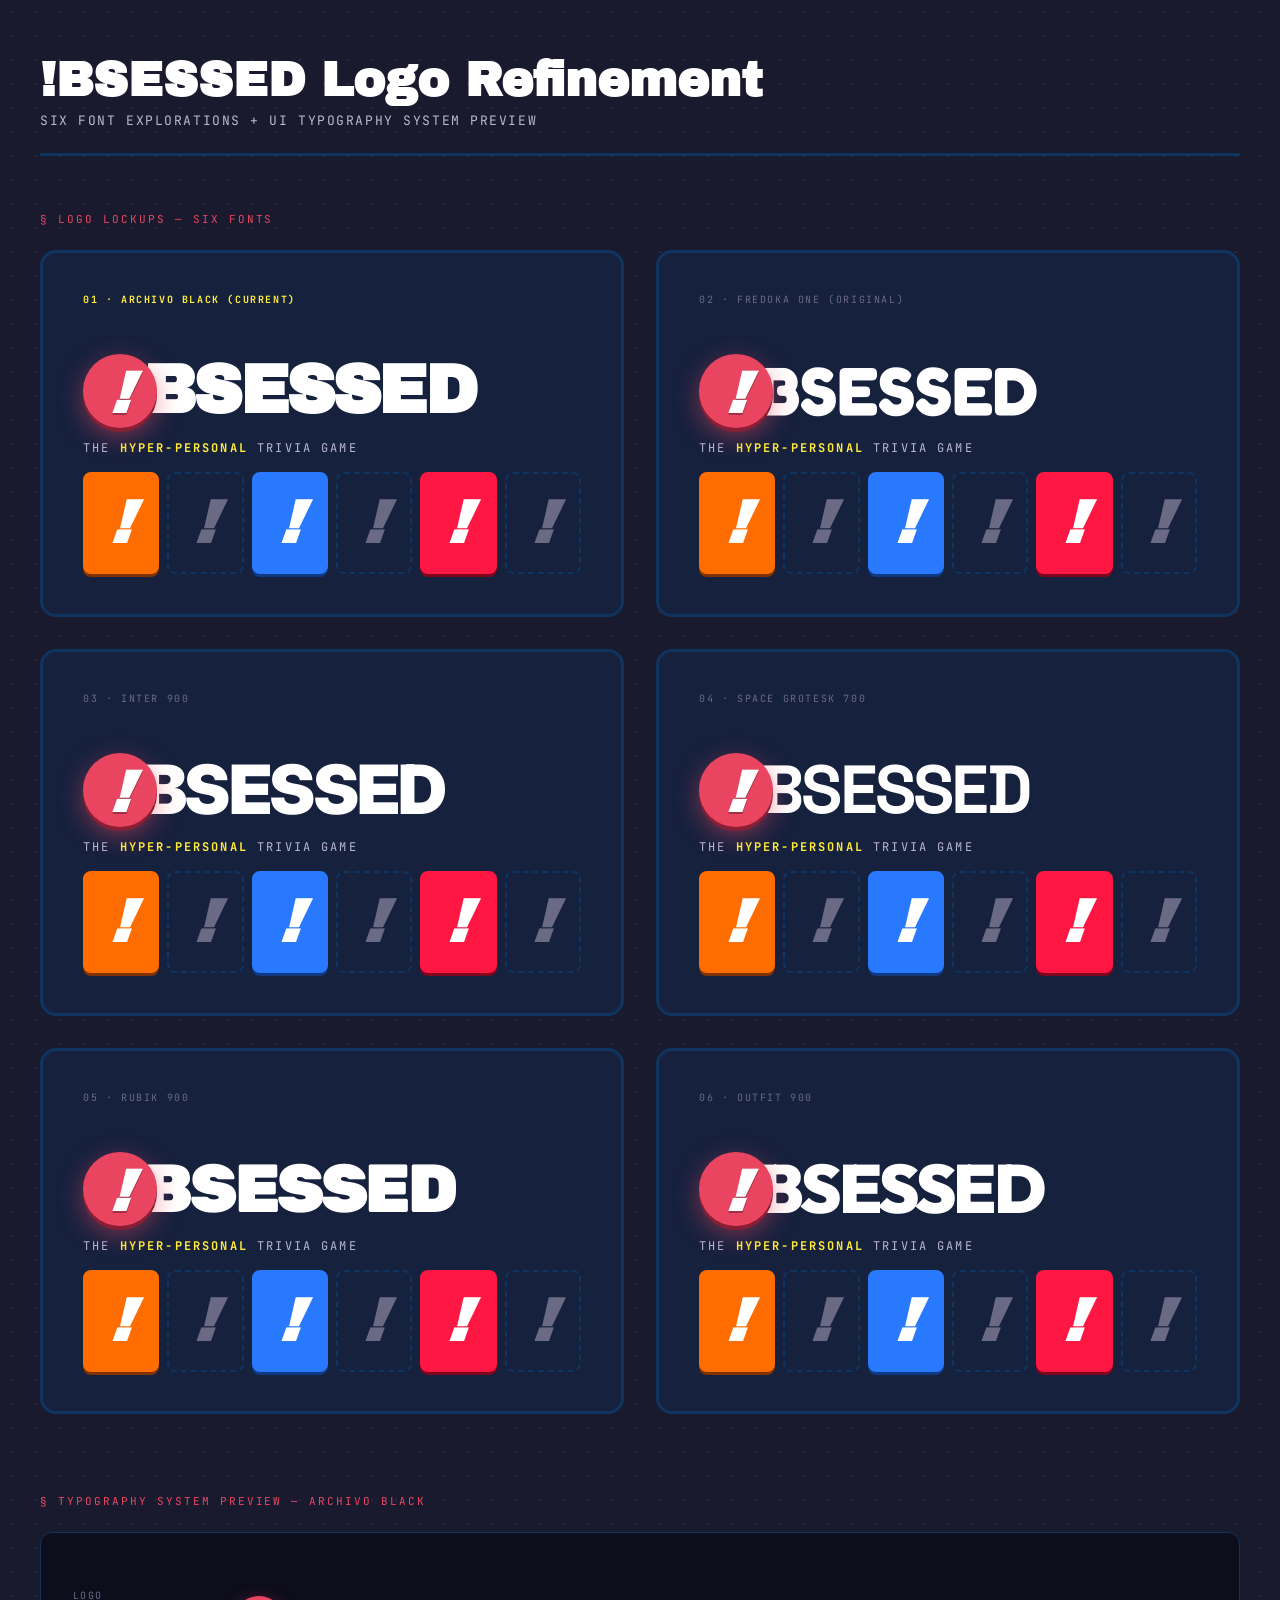
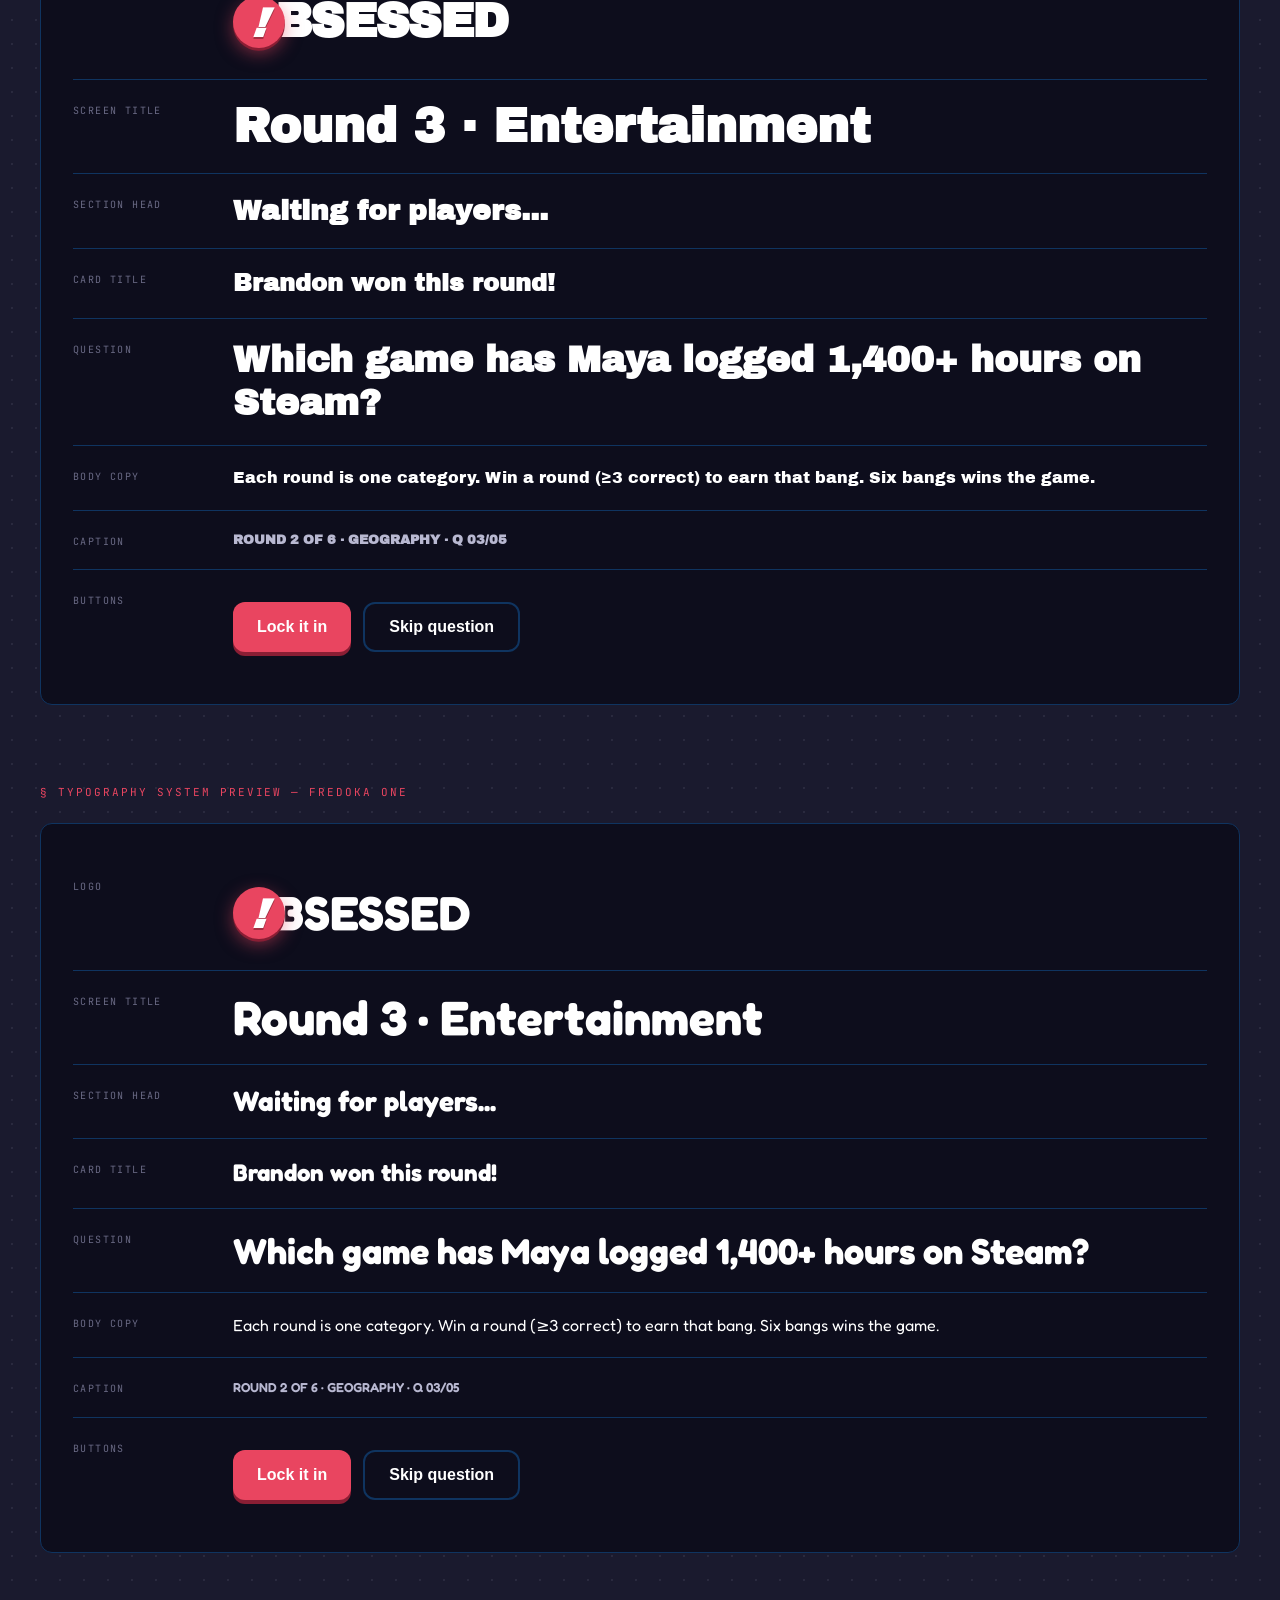
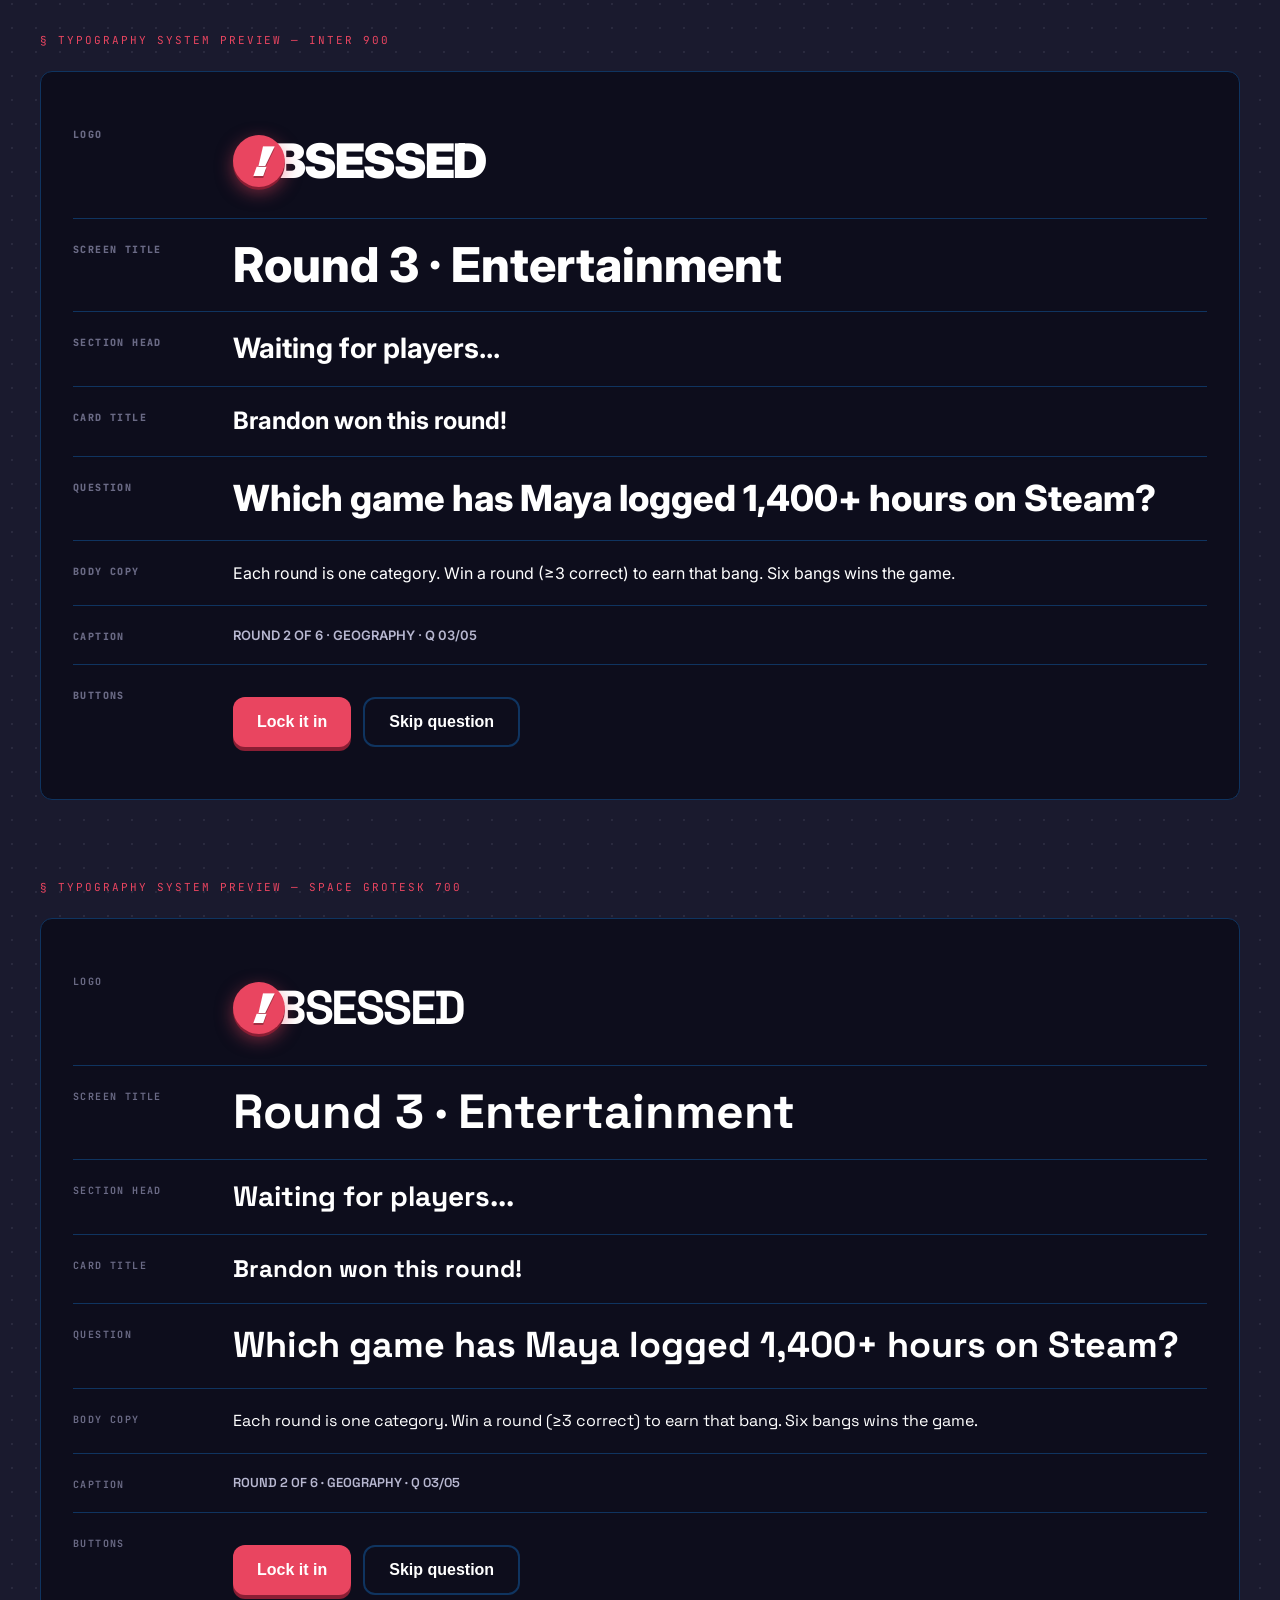
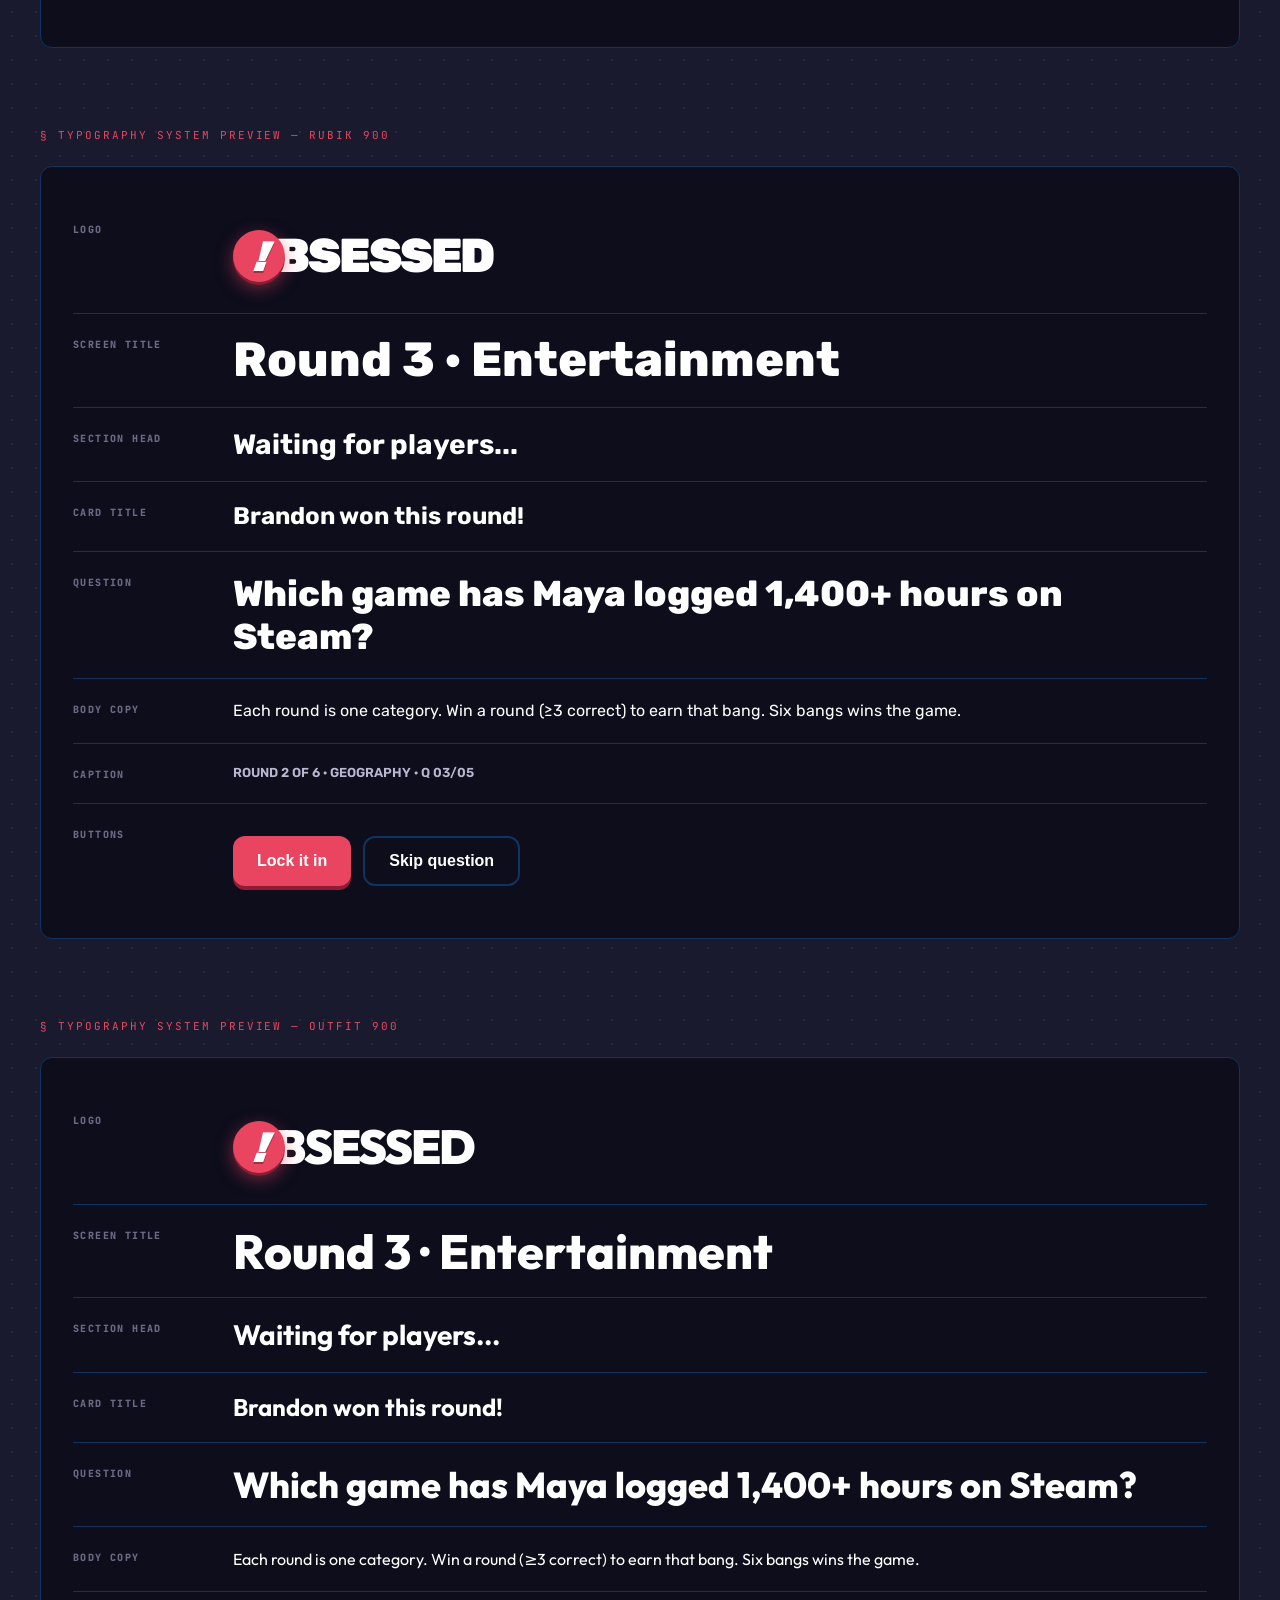
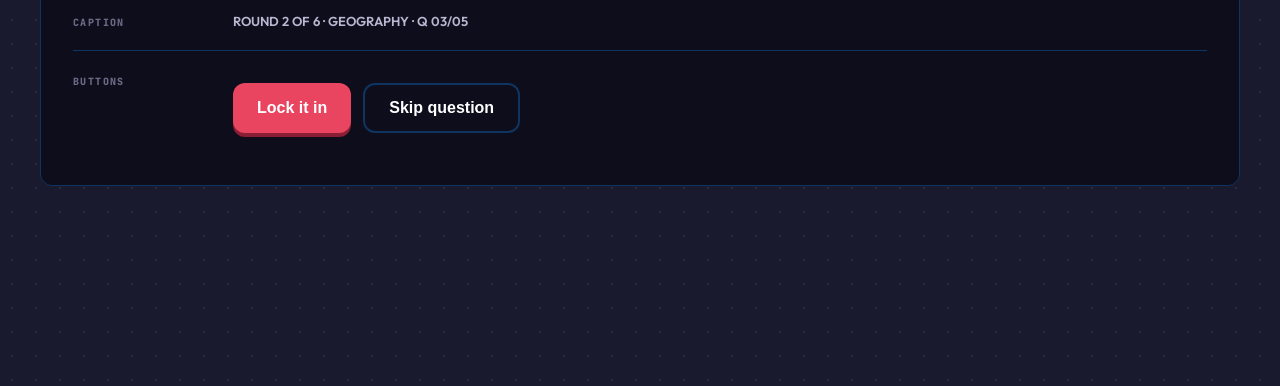
<file: design/Bang Logo Studies.html>
<!DOCTYPE html>
<html lang="en">
<head>
<meta charset="UTF-8">
<meta name="viewport" content="width=device-width, initial-scale=1.0">
<title>!BSESSED — Logo Refinement Studies</title>
<link rel="preconnect" href="https://fonts.googleapis.com">
<link rel="preconnect" href="https://fonts.gstatic.com" crossorigin>
<link href="https://fonts.googleapis.com/css2?family=Archivo+Black&family=Fredoka+One&family=Inter:wght@400;600;700;800;900&family=Space+Grotesk:wght@400;600;700&family=Rubik:wght@400;600;700;800;900&family=Poppins:wght@400;600;700;800;900&family=Outfit:wght@400;600;700;800;900&family=JetBrains+Mono:wght@500;700&family=Nunito:wght@400;700;800;900&display=swap" rel="stylesheet">
<style>
  :root {
    --bg: #1a1a2e;
    --bg-deep: #0d0d1c;
    --surface: #16213e;
    --surface-2: #0f3460;
    --pink: #e94560;
    --white: #ffffff;
    --muted: #b8b8d1;
    --dim: #6a6a85;
    --accent: #ffeb3b;

    --cat-history: #ff6d00;
    --cat-entertainment: #d500f9;
    --cat-geography: #2979ff;
    --cat-science: #00e676;
    --cat-sports: #ff1744;
    --cat-art: #ffea00;

    --dot-grid: radial-gradient(rgba(184,184,209,0.10) 1.2px, transparent 1.2px);
  }

  * { box-sizing: border-box; }
  html, body {
    margin: 0;
    background: var(--bg);
    color: var(--white);
    font-family: 'Nunito', system-ui, sans-serif;
    background-image: var(--dot-grid);
    background-size: 24px 24px;
    min-height: 100vh;
  }

  .page {
    max-width: 1400px;
    margin: 0 auto;
    padding: 56px 40px 120px;
  }

  .hd {
    border-bottom: 3px solid var(--surface-2);
    padding-bottom: 24px;
    margin-bottom: 56px;
  }
  .hd h1 {
    font-family: 'Archivo Black', system-ui, sans-serif;
    font-size: 48px;
    margin: 0 0 8px;
    line-height: 1;
  }
  .hd p {
    font-family: 'JetBrains Mono', monospace;
    font-size: 13px;
    letter-spacing: 0.12em;
    text-transform: uppercase;
    color: var(--muted);
    margin: 0;
  }

  .sec {
    margin-bottom: 80px;
  }
  .sec__h {
    font-family: 'JetBrains Mono', monospace;
    font-size: 11px;
    letter-spacing: 0.18em;
    text-transform: uppercase;
    color: var(--pink);
    margin: 0 0 24px;
  }

  .grid {
    display: grid;
    grid-template-columns: repeat(auto-fit, minmax(480px, 1fr));
    gap: 32px;
  }

  .card {
    background: var(--surface);
    border: 3px solid var(--surface-2);
    border-radius: 16px;
    padding: 40px;
    display: flex;
    flex-direction: column;
    gap: 32px;
  }
  .card__label {
    font-family: 'JetBrains Mono', monospace;
    font-size: 10px;
    letter-spacing: 0.16em;
    text-transform: uppercase;
    color: var(--dim);
    margin: 0 0 16px;
  }
  .card__label.active {
    color: var(--accent);
    font-weight: 700;
  }

  /* Logo lockup shared structure */
  .lockup {
    display: inline-flex;
    align-items: center;
    gap: 0;
    position: relative;
  }
  @keyframes bangPulse {
    0%, 100% { transform: scale(1); box-shadow: 0 4px 0 #8a1e34, 0 8px 24px rgba(233,69,96,0.45); }
    50%       { transform: scale(1.08); box-shadow: 0 4px 0 #8a1e34, 0 10px 40px rgba(233,69,96,0.8); }
  }

  .lockup__bang {
    display: inline-grid;
    place-items: center;
    width: 74px;
    height: 74px;
    background: var(--pink);
    border-radius: 50%;
    box-shadow: 0 4px 0 #8a1e34, 0 8px 24px rgba(233,69,96,0.5);
    flex: none;
    position: relative;
    z-index: 1;
    animation: bangPulse 2.4s cubic-bezier(0.45, 0, 0.55, 1) infinite;
  }
  .lockup__bang b {
    font-family: 'Archivo Black', system-ui, sans-serif;
    color: var(--white);
    font-size: 58px;
    line-height: 1;
    font-style: italic;
    transform: translateY(3px) skew(-6deg);
    text-shadow: 0 2px 0 rgba(0,0,0,0.3);
  }
  .lockup__word {
    font-size: 68px;
    line-height: 0.9;
    letter-spacing: -0.04em;
    font-weight: 900;
    margin-left: -14px;
  }
  .lockup__word .ghost-o {
    display: inline-block;
    width: 0;
    opacity: 0;
    pointer-events: none;
  }

  /* Font variations */
  .v-archivo { font-family: 'Archivo Black', system-ui, sans-serif; }
  .v-fredoka { font-family: 'Fredoka One', system-ui, sans-serif; letter-spacing: 0; }
  .v-inter { font-family: 'Inter', system-ui, sans-serif; font-weight: 900; }
  .v-space { font-family: 'Space Grotesk', system-ui, sans-serif; font-weight: 700; }
  .v-rubik { font-family: 'Rubik', system-ui, sans-serif; font-weight: 900; }
  .v-poppins { font-family: 'Poppins', system-ui, sans-serif; font-weight: 900; }
  .v-outfit { font-family: 'Outfit', system-ui, sans-serif; font-weight: 900; }

  /* Tagline */
  .tagline {
    font-family: 'JetBrains Mono', monospace;
    font-size: 12px;
    letter-spacing: 0.18em;
    text-transform: uppercase;
    color: var(--muted);
    margin-top: 12px;
  }
  .tagline b {
    color: var(--accent);
    font-weight: 700;
  }

  /* UI specimen section */
  .uiSpec {
    background: var(--bg-deep);
    border: 1px solid var(--surface-2);
    border-radius: 12px;
    padding: 32px;
  }
  .uiSpec__row {
    display: grid;
    grid-template-columns: 140px 1fr;
    gap: 20px;
    align-items: start;
    padding: 20px 0;
    border-bottom: 1px solid var(--surface-2);
  }
  .uiSpec__row:last-child {
    border-bottom: 0;
  }
  .uiSpec__lbl {
    font-family: 'JetBrains Mono', monospace;
    font-size: 10px;
    letter-spacing: 0.14em;
    text-transform: uppercase;
    color: var(--dim);
    padding-top: 4px;
  }
  .uiSpec__sample {
    color: var(--white);
  }

  /* Typography samples */
  .t-h1 { font-size: 48px; font-weight: 800; line-height: 1.1; margin: 0; }
  .t-h2 { font-size: 28px; font-weight: 700; line-height: 1.2; margin: 0; }
  .t-h3 { font-size: 24px; font-weight: 700; line-height: 1.2; margin: 0; }
  .t-body { font-size: 16px; font-weight: 400; line-height: 1.5; margin: 0; }
  .t-caption { font-size: 13px; font-weight: 600; line-height: 1.4; color: var(--muted); margin: 0; }
  .t-button { font-size: 16px; font-weight: 700; line-height: 1; margin: 0; }
  .t-question { font-size: 36px; font-weight: 800; line-height: 1.2; margin: 0; }

  /* Mini rack preview */
  .miniRack {
    display: grid;
    grid-template-columns: repeat(6, 1fr);
    gap: 8px;
    margin-top: 16px;
    container-type: inline-size;
  }
  .miniSlot {
    aspect-ratio: 0.75;
    border-radius: 8px;
    border: 2px dashed var(--surface-2);
    position: relative;
    overflow: hidden;
    font-family: 'Archivo Black', system-ui, sans-serif;
    color: var(--dim);
    font-style: italic;
  }
  .miniSlot b {
    position: absolute;
    inset: 0;
    display: flex;
    align-items: center;
    justify-content: center;
    font-size: 160%;
    /* scale the ! relative to the slot's own width */
    font-size: clamp(60px, 10cqi, 160px);
    transform: skew(-6deg);
    line-height: 1;
  }
  .miniSlot.filled {
    border-style: solid;
    border-color: var(--c);
    background: var(--c);
    color: var(--white);
    box-shadow: 0 3px 0 color-mix(in oklab, var(--c) 60%, #000);
  }

  /* Button samples */
  .btnRow {
    display: flex;
    gap: 12px;
    flex-wrap: wrap;
    margin-top: 12px;
  }
  .btn {
    padding: 14px 24px;
    border-radius: 12px;
    font-weight: 700;
    font-size: 16px;
    border: 0;
    cursor: pointer;
    transition: all 0.2s cubic-bezier(0.16, 1, 0.3, 1);
  }
  .btn--primary {
    background: var(--pink);
    color: var(--white);
    box-shadow: 0 4px 0 #8a1e34;
  }
  .btn--ghost {
    background: transparent;
    color: var(--white);
    border: 2px solid var(--surface-2);
  }

  @media (max-width: 1080px) {
    .grid {
      grid-template-columns: 1fr;
    }
    .uiSpec__row {
      grid-template-columns: 1fr;
      gap: 12px;
    }
  }
</style>
</head>
<body>
<main class="page">

<header class="hd">
  <h1>!BSESSED Logo Refinement</h1>
  <p>Six font explorations + UI typography system preview</p>
</header>

<section class="sec">
  <div class="sec__h">§ Logo Lockups — Six Fonts</div>
  <div class="grid">

    <!-- VARIATION 1: Archivo Black (current) -->
    <div class="card">
      <div class="card__label active">01 · Archivo Black (current)</div>
      <div>
        <div class="lockup">
          <div class="lockup__bang"><b>!</b></div>
          <div class="lockup__word v-archivo"><span class="ghost-o">O</span>BSESSED</div>
        </div>
        <div class="tagline">the <b>hyper-personal</b> trivia game</div>
        <div class="miniRack">
          <div class="miniSlot filled" style="--c: var(--cat-history)"><b>!</b></div>
          <div class="miniSlot"><b>!</b></div>
          <div class="miniSlot filled" style="--c: var(--cat-geography)"><b>!</b></div>
          <div class="miniSlot"><b>!</b></div>
          <div class="miniSlot filled" style="--c: var(--cat-sports)"><b>!</b></div>
          <div class="miniSlot"><b>!</b></div>
        </div>
      </div>
    </div>

    <!-- VARIATION 2: Fredoka One (original) -->
    <div class="card">
      <div class="card__label">02 · Fredoka One (original)</div>
      <div>
        <div class="lockup">
          <div class="lockup__bang"><b>!</b></div>
          <div class="lockup__word v-fredoka"><span class="ghost-o">O</span>BSESSED</div>
        </div>
        <div class="tagline">the <b>hyper-personal</b> trivia game</div>
        <div class="miniRack">
          <div class="miniSlot filled" style="--c: var(--cat-history)"><b>!</b></div>
          <div class="miniSlot"><b>!</b></div>
          <div class="miniSlot filled" style="--c: var(--cat-geography)"><b>!</b></div>
          <div class="miniSlot"><b>!</b></div>
          <div class="miniSlot filled" style="--c: var(--cat-sports)"><b>!</b></div>
          <div class="miniSlot"><b>!</b></div>
        </div>
      </div>
    </div>

    <!-- VARIATION 3: Inter -->
    <div class="card">
      <div class="card__label">03 · Inter 900</div>
      <div>
        <div class="lockup">
          <div class="lockup__bang"><b>!</b></div>
          <div class="lockup__word v-inter"><span class="ghost-o">O</span>BSESSED</div>
        </div>
        <div class="tagline">the <b>hyper-personal</b> trivia game</div>
        <div class="miniRack">
          <div class="miniSlot filled" style="--c: var(--cat-history)"><b>!</b></div>
          <div class="miniSlot"><b>!</b></div>
          <div class="miniSlot filled" style="--c: var(--cat-geography)"><b>!</b></div>
          <div class="miniSlot"><b>!</b></div>
          <div class="miniSlot filled" style="--c: var(--cat-sports)"><b>!</b></div>
          <div class="miniSlot"><b>!</b></div>
        </div>
      </div>
    </div>

    <!-- VARIATION 4: Space Grotesk -->
    <div class="card">
      <div class="card__label">04 · Space Grotesk 700</div>
      <div>
        <div class="lockup">
          <div class="lockup__bang"><b>!</b></div>
          <div class="lockup__word v-space"><span class="ghost-o">O</span>BSESSED</div>
        </div>
        <div class="tagline">the <b>hyper-personal</b> trivia game</div>
        <div class="miniRack">
          <div class="miniSlot filled" style="--c: var(--cat-history)"><b>!</b></div>
          <div class="miniSlot"><b>!</b></div>
          <div class="miniSlot filled" style="--c: var(--cat-geography)"><b>!</b></div>
          <div class="miniSlot"><b>!</b></div>
          <div class="miniSlot filled" style="--c: var(--cat-sports)"><b>!</b></div>
          <div class="miniSlot"><b>!</b></div>
        </div>
      </div>
    </div>

    <!-- VARIATION 5: Rubik -->
    <div class="card">
      <div class="card__label">05 · Rubik 900</div>
      <div>
        <div class="lockup">
          <div class="lockup__bang"><b>!</b></div>
          <div class="lockup__word v-rubik"><span class="ghost-o">O</span>BSESSED</div>
        </div>
        <div class="tagline">the <b>hyper-personal</b> trivia game</div>
        <div class="miniRack">
          <div class="miniSlot filled" style="--c: var(--cat-history)"><b>!</b></div>
          <div class="miniSlot"><b>!</b></div>
          <div class="miniSlot filled" style="--c: var(--cat-geography)"><b>!</b></div>
          <div class="miniSlot"><b>!</b></div>
          <div class="miniSlot filled" style="--c: var(--cat-sports)"><b>!</b></div>
          <div class="miniSlot"><b>!</b></div>
        </div>
      </div>
    </div>

    <!-- VARIATION 6: Outfit -->
    <div class="card">
      <div class="card__label">06 · Outfit 900</div>
      <div>
        <div class="lockup">
          <div class="lockup__bang"><b>!</b></div>
          <div class="lockup__word v-outfit"><span class="ghost-o">O</span>BSESSED</div>
        </div>
        <div class="tagline">the <b>hyper-personal</b> trivia game</div>
        <div class="miniRack">
          <div class="miniSlot filled" style="--c: var(--cat-history)"><b>!</b></div>
          <div class="miniSlot"><b>!</b></div>
          <div class="miniSlot filled" style="--c: var(--cat-geography)"><b>!</b></div>
          <div class="miniSlot"><b>!</b></div>
          <div class="miniSlot filled" style="--c: var(--cat-sports)"><b>!</b></div>
          <div class="miniSlot"><b>!</b></div>
        </div>
      </div>
    </div>

  </div>
</section>

<!-- UI Typography Specimen for each font -->
<section class="sec">
  <div class="sec__h">§ Typography System Preview — Archivo Black</div>
  <div class="uiSpec v-archivo">
    <div class="uiSpec__row">
      <div class="uiSpec__lbl">Logo</div>
      <div class="uiSpec__sample">
        <div class="lockup" style="transform: scale(0.7); transform-origin: left center;">
          <div class="lockup__bang"><b>!</b></div>
          <div class="lockup__word"><span class="ghost-o">O</span>BSESSED</div>
        </div>
      </div>
    </div>
    <div class="uiSpec__row">
      <div class="uiSpec__lbl">Screen Title</div>
      <div class="uiSpec__sample t-h1">Round 3 · Entertainment</div>
    </div>
    <div class="uiSpec__row">
      <div class="uiSpec__lbl">Section Head</div>
      <div class="uiSpec__sample t-h2">Waiting for players...</div>
    </div>
    <div class="uiSpec__row">
      <div class="uiSpec__lbl">Card Title</div>
      <div class="uiSpec__sample t-h3">Brandon won this round!</div>
    </div>
    <div class="uiSpec__row">
      <div class="uiSpec__lbl">Question</div>
      <div class="uiSpec__sample t-question">Which game has Maya logged 1,400+ hours on Steam?</div>
    </div>
    <div class="uiSpec__row">
      <div class="uiSpec__lbl">Body Copy</div>
      <div class="uiSpec__sample t-body">Each round is one category. Win a round (≥3 correct) to earn that bang. Six bangs wins the game.</div>
    </div>
    <div class="uiSpec__row">
      <div class="uiSpec__lbl">Caption</div>
      <div class="uiSpec__sample t-caption">ROUND 2 OF 6 · GEOGRAPHY · Q 03/05</div>
    </div>
    <div class="uiSpec__row">
      <div class="uiSpec__lbl">Buttons</div>
      <div class="uiSpec__sample">
        <div class="btnRow">
          <button class="btn btn--primary">Lock it in</button>
          <button class="btn btn--ghost">Skip question</button>
        </div>
      </div>
    </div>
  </div>
</section>

<section class="sec">
  <div class="sec__h">§ Typography System Preview — Fredoka One</div>
  <div class="uiSpec v-fredoka">
    <div class="uiSpec__row">
      <div class="uiSpec__lbl">Logo</div>
      <div class="uiSpec__sample">
        <div class="lockup" style="transform: scale(0.7); transform-origin: left center;">
          <div class="lockup__bang"><b>!</b></div>
          <div class="lockup__word v-fredoka"><span class="ghost-o">O</span>BSESSED</div>
        </div>
      </div>
    </div>
    <div class="uiSpec__row">
      <div class="uiSpec__lbl">Screen Title</div>
      <div class="uiSpec__sample t-h1">Round 3 · Entertainment</div>
    </div>
    <div class="uiSpec__row">
      <div class="uiSpec__lbl">Section Head</div>
      <div class="uiSpec__sample t-h2">Waiting for players...</div>
    </div>
    <div class="uiSpec__row">
      <div class="uiSpec__lbl">Card Title</div>
      <div class="uiSpec__sample t-h3">Brandon won this round!</div>
    </div>
    <div class="uiSpec__row">
      <div class="uiSpec__lbl">Question</div>
      <div class="uiSpec__sample t-question">Which game has Maya logged 1,400+ hours on Steam?</div>
    </div>
    <div class="uiSpec__row">
      <div class="uiSpec__lbl">Body Copy</div>
      <div class="uiSpec__sample t-body">Each round is one category. Win a round (≥3 correct) to earn that bang. Six bangs wins the game.</div>
    </div>
    <div class="uiSpec__row">
      <div class="uiSpec__lbl">Caption</div>
      <div class="uiSpec__sample t-caption">ROUND 2 OF 6 · GEOGRAPHY · Q 03/05</div>
    </div>
    <div class="uiSpec__row">
      <div class="uiSpec__lbl">Buttons</div>
      <div class="uiSpec__sample">
        <div class="btnRow">
          <button class="btn btn--primary">Lock it in</button>
          <button class="btn btn--ghost">Skip question</button>
        </div>
      </div>
    </div>
  </div>
</section>

<section class="sec">
  <div class="sec__h">§ Typography System Preview — Inter 900</div>
  <div class="uiSpec v-inter">
    <div class="uiSpec__row">
      <div class="uiSpec__lbl">Logo</div>
      <div class="uiSpec__sample">
        <div class="lockup" style="transform: scale(0.7); transform-origin: left center;">
          <div class="lockup__bang"><b>!</b></div>
          <div class="lockup__word v-inter"><span class="ghost-o">O</span>BSESSED</div>
        </div>
      </div>
    </div>
    <div class="uiSpec__row">
      <div class="uiSpec__lbl">Screen Title</div>
      <div class="uiSpec__sample t-h1">Round 3 · Entertainment</div>
    </div>
    <div class="uiSpec__row">
      <div class="uiSpec__lbl">Section Head</div>
      <div class="uiSpec__sample t-h2">Waiting for players...</div>
    </div>
    <div class="uiSpec__row">
      <div class="uiSpec__lbl">Card Title</div>
      <div class="uiSpec__sample t-h3">Brandon won this round!</div>
    </div>
    <div class="uiSpec__row">
      <div class="uiSpec__lbl">Question</div>
      <div class="uiSpec__sample t-question">Which game has Maya logged 1,400+ hours on Steam?</div>
    </div>
    <div class="uiSpec__row">
      <div class="uiSpec__lbl">Body Copy</div>
      <div class="uiSpec__sample t-body">Each round is one category. Win a round (≥3 correct) to earn that bang. Six bangs wins the game.</div>
    </div>
    <div class="uiSpec__row">
      <div class="uiSpec__lbl">Caption</div>
      <div class="uiSpec__sample t-caption">ROUND 2 OF 6 · GEOGRAPHY · Q 03/05</div>
    </div>
    <div class="uiSpec__row">
      <div class="uiSpec__lbl">Buttons</div>
      <div class="uiSpec__sample">
        <div class="btnRow">
          <button class="btn btn--primary">Lock it in</button>
          <button class="btn btn--ghost">Skip question</button>
        </div>
      </div>
    </div>
  </div>
</section>

<section class="sec">
  <div class="sec__h">§ Typography System Preview — Space Grotesk 700</div>
  <div class="uiSpec v-space">
    <div class="uiSpec__row">
      <div class="uiSpec__lbl">Logo</div>
      <div class="uiSpec__sample">
        <div class="lockup" style="transform: scale(0.7); transform-origin: left center;">
          <div class="lockup__bang"><b>!</b></div>
          <div class="lockup__word v-space"><span class="ghost-o">O</span>BSESSED</div>
        </div>
      </div>
    </div>
    <div class="uiSpec__row">
      <div class="uiSpec__lbl">Screen Title</div>
      <div class="uiSpec__sample t-h1">Round 3 · Entertainment</div>
    </div>
    <div class="uiSpec__row">
      <div class="uiSpec__lbl">Section Head</div>
      <div class="uiSpec__sample t-h2">Waiting for players...</div>
    </div>
    <div class="uiSpec__row">
      <div class="uiSpec__lbl">Card Title</div>
      <div class="uiSpec__sample t-h3">Brandon won this round!</div>
    </div>
    <div class="uiSpec__row">
      <div class="uiSpec__lbl">Question</div>
      <div class="uiSpec__sample t-question">Which game has Maya logged 1,400+ hours on Steam?</div>
    </div>
    <div class="uiSpec__row">
      <div class="uiSpec__lbl">Body Copy</div>
      <div class="uiSpec__sample t-body">Each round is one category. Win a round (≥3 correct) to earn that bang. Six bangs wins the game.</div>
    </div>
    <div class="uiSpec__row">
      <div class="uiSpec__lbl">Caption</div>
      <div class="uiSpec__sample t-caption">ROUND 2 OF 6 · GEOGRAPHY · Q 03/05</div>
    </div>
    <div class="uiSpec__row">
      <div class="uiSpec__lbl">Buttons</div>
      <div class="uiSpec__sample">
        <div class="btnRow">
          <button class="btn btn--primary">Lock it in</button>
          <button class="btn btn--ghost">Skip question</button>
        </div>
      </div>
    </div>
  </div>
</section>

<section class="sec">
  <div class="sec__h">§ Typography System Preview — Rubik 900</div>
  <div class="uiSpec v-rubik">
    <div class="uiSpec__row">
      <div class="uiSpec__lbl">Logo</div>
      <div class="uiSpec__sample">
        <div class="lockup" style="transform: scale(0.7); transform-origin: left center;">
          <div class="lockup__bang"><b>!</b></div>
          <div class="lockup__word v-rubik"><span class="ghost-o">O</span>BSESSED</div>
        </div>
      </div>
    </div>
    <div class="uiSpec__row">
      <div class="uiSpec__lbl">Screen Title</div>
      <div class="uiSpec__sample t-h1">Round 3 · Entertainment</div>
    </div>
    <div class="uiSpec__row">
      <div class="uiSpec__lbl">Section Head</div>
      <div class="uiSpec__sample t-h2">Waiting for players...</div>
    </div>
    <div class="uiSpec__row">
      <div class="uiSpec__lbl">Card Title</div>
      <div class="uiSpec__sample t-h3">Brandon won this round!</div>
    </div>
    <div class="uiSpec__row">
      <div class="uiSpec__lbl">Question</div>
      <div class="uiSpec__sample t-question">Which game has Maya logged 1,400+ hours on Steam?</div>
    </div>
    <div class="uiSpec__row">
      <div class="uiSpec__lbl">Body Copy</div>
      <div class="uiSpec__sample t-body">Each round is one category. Win a round (≥3 correct) to earn that bang. Six bangs wins the game.</div>
    </div>
    <div class="uiSpec__row">
      <div class="uiSpec__lbl">Caption</div>
      <div class="uiSpec__sample t-caption">ROUND 2 OF 6 · GEOGRAPHY · Q 03/05</div>
    </div>
    <div class="uiSpec__row">
      <div class="uiSpec__lbl">Buttons</div>
      <div class="uiSpec__sample">
        <div class="btnRow">
          <button class="btn btn--primary">Lock it in</button>
          <button class="btn btn--ghost">Skip question</button>
        </div>
      </div>
    </div>
  </div>
</section>

<section class="sec">
  <div class="sec__h">§ Typography System Preview — Outfit 900</div>
  <div class="uiSpec v-outfit">
    <div class="uiSpec__row">
      <div class="uiSpec__lbl">Logo</div>
      <div class="uiSpec__sample">
        <div class="lockup" style="transform: scale(0.7); transform-origin: left center;">
          <div class="lockup__bang"><b>!</b></div>
          <div class="lockup__word v-outfit"><span class="ghost-o">O</span>BSESSED</div>
        </div>
      </div>
    </div>
    <div class="uiSpec__row">
      <div class="uiSpec__lbl">Screen Title</div>
      <div class="uiSpec__sample t-h1">Round 3 · Entertainment</div>
    </div>
    <div class="uiSpec__row">
      <div class="uiSpec__lbl">Section Head</div>
      <div class="uiSpec__sample t-h2">Waiting for players...</div>
    </div>
    <div class="uiSpec__row">
      <div class="uiSpec__lbl">Card Title</div>
      <div class="uiSpec__sample t-h3">Brandon won this round!</div>
    </div>
    <div class="uiSpec__row">
      <div class="uiSpec__lbl">Question</div>
      <div class="uiSpec__sample t-question">Which game has Maya logged 1,400+ hours on Steam?</div>
    </div>
    <div class="uiSpec__row">
      <div class="uiSpec__lbl">Body Copy</div>
      <div class="uiSpec__sample t-body">Each round is one category. Win a round (≥3 correct) to earn that bang. Six bangs wins the game.</div>
    </div>
    <div class="uiSpec__row">
      <div class="uiSpec__lbl">Caption</div>
      <div class="uiSpec__sample t-caption">ROUND 2 OF 6 · GEOGRAPHY · Q 03/05</div>
    </div>
    <div class="uiSpec__row">
      <div class="uiSpec__lbl">Buttons</div>
      <div class="uiSpec__sample">
        <div class="btnRow">
          <button class="btn btn--primary">Lock it in</button>
          <button class="btn btn--ghost">Skip question</button>
        </div>
      </div>
    </div>
  </div>
</section>

</main>
</body>
</html>
</file>
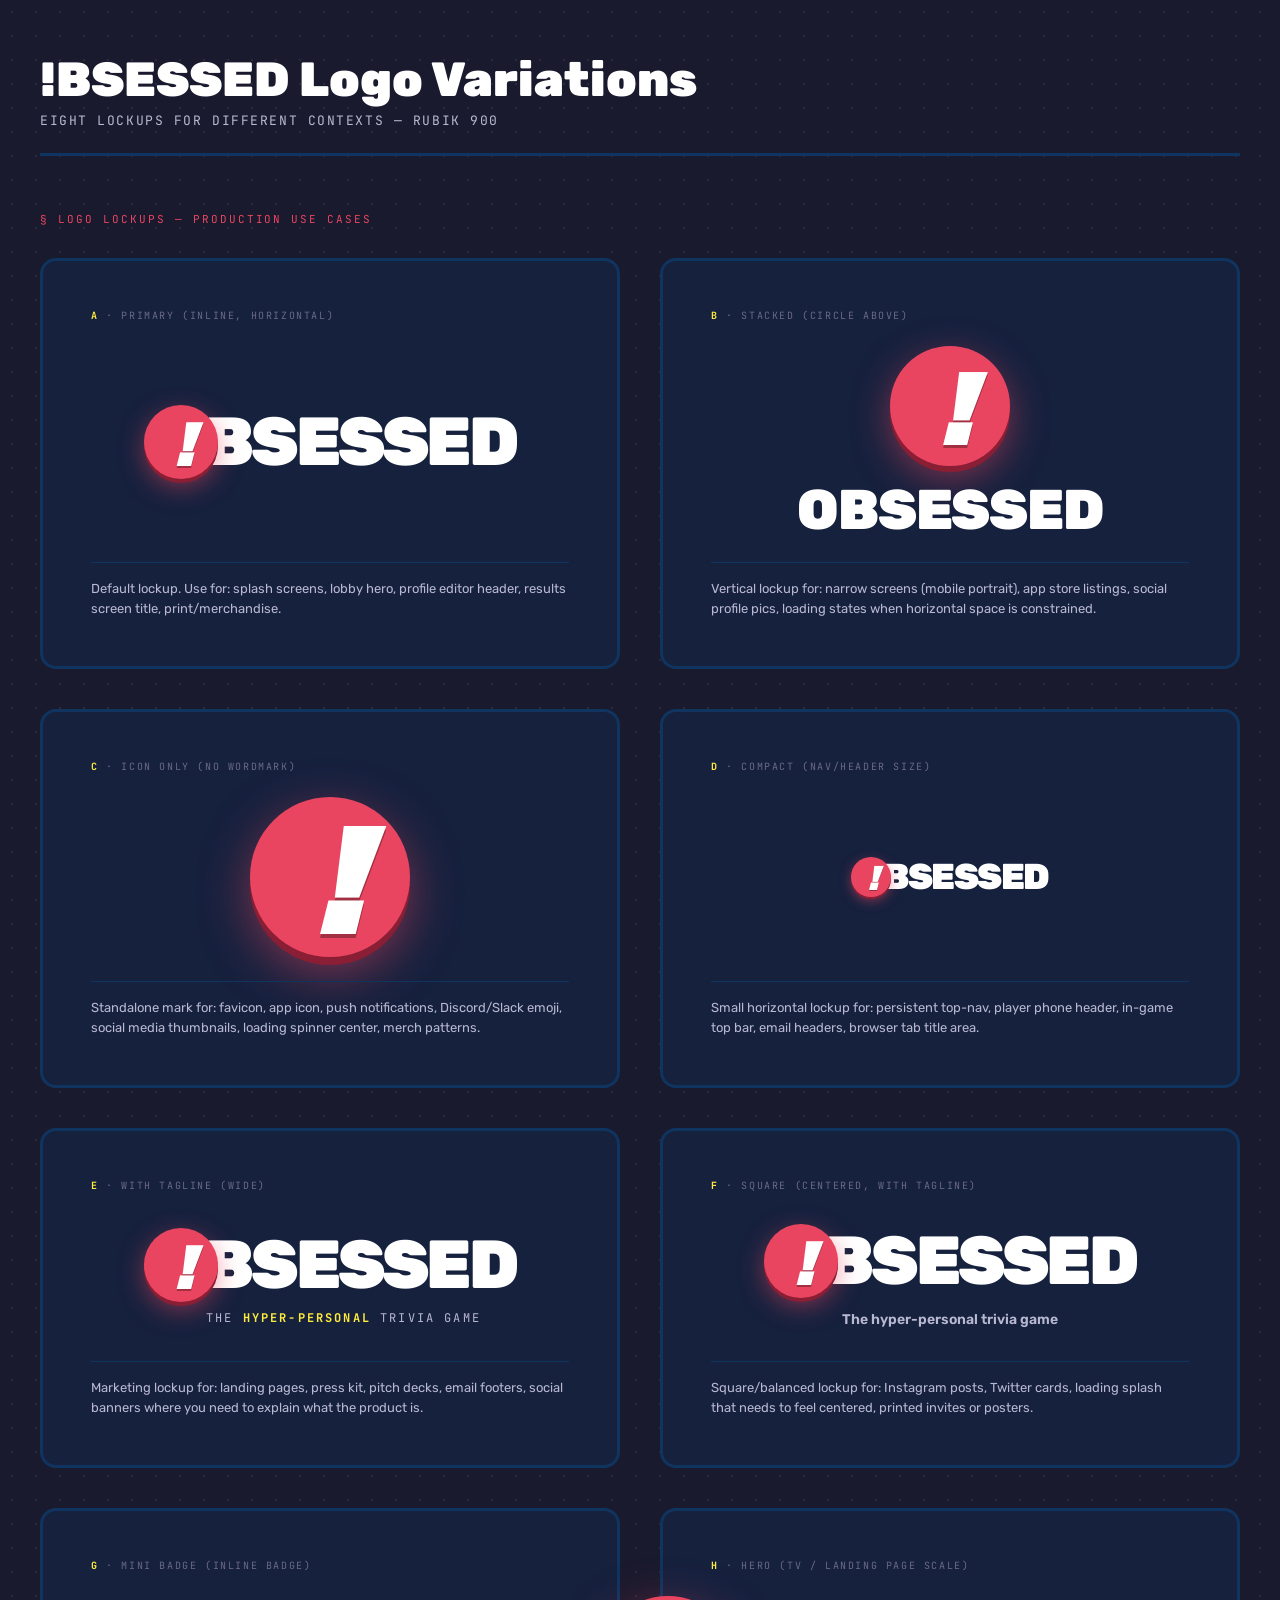
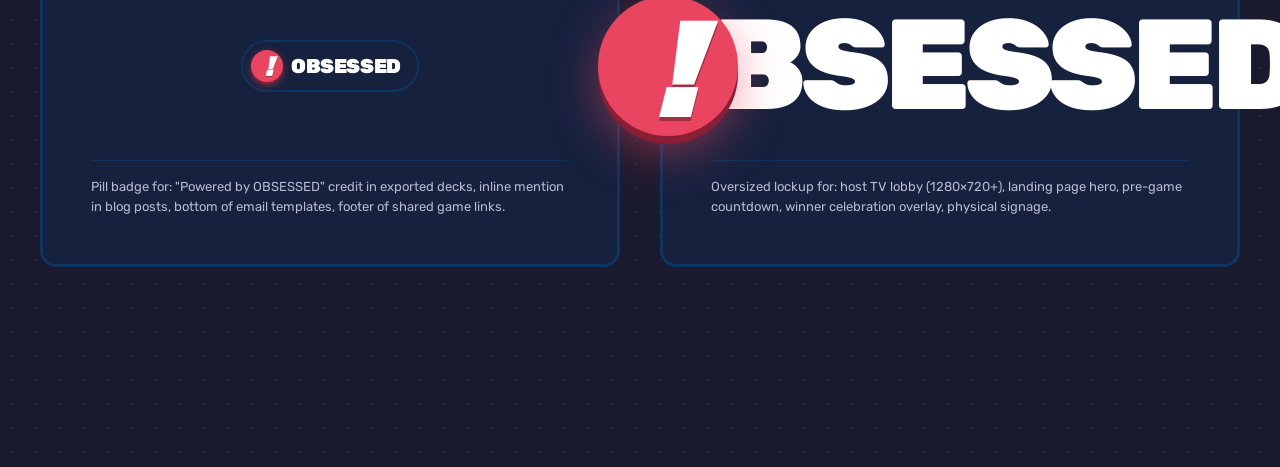
<file: design/Bang Logo Variations.html>
<!DOCTYPE html>
<html lang="en">
<head>
<meta charset="UTF-8">
<meta name="viewport" content="width=device-width, initial-scale=1.0">
<title>!BSESSED — Logo Variations</title>
<link rel="preconnect" href="https://fonts.googleapis.com">
<link rel="preconnect" href="https://fonts.gstatic.com" crossorigin>
<link href="https://fonts.googleapis.com/css2?family=Rubik:wght@400;600;700;800;900&family=JetBrains+Mono:wght@500;700&family=Archivo+Black&display=swap" rel="stylesheet">
<style>
  :root {
    --bg: #1a1a2e;
    --bg-deep: #0d0d1c;
    --surface: #16213e;
    --surface-2: #0f3460;
    --pink: #e94560;
    --white: #ffffff;
    --muted: #b8b8d1;
    --dim: #6a6a85;
    --accent: #ffeb3b;
    --dot-grid: radial-gradient(rgba(184,184,209,0.10) 1.2px, transparent 1.2px);
  }

  * { box-sizing: border-box; }
  html, body {
    margin: 0;
    background: var(--bg);
    color: var(--white);
    font-family: 'Rubik', system-ui, sans-serif;
    background-image: var(--dot-grid);
    background-size: 24px 24px;
    min-height: 100vh;
  }

  .page {
    max-width: 1400px;
    margin: 0 auto;
    padding: 56px 40px 120px;
  }

  .hd {
    border-bottom: 3px solid var(--surface-2);
    padding-bottom: 24px;
    margin-bottom: 56px;
  }
  .hd h1 {
    font-weight: 900;
    font-size: 48px;
    margin: 0 0 8px;
    line-height: 1;
  }
  .hd p {
    font-family: 'JetBrains Mono', monospace;
    font-size: 13px;
    letter-spacing: 0.12em;
    text-transform: uppercase;
    color: var(--muted);
    margin: 0;
  }

  .sec {
    margin-bottom: 80px;
  }
  .sec__h {
    font-family: 'JetBrains Mono', monospace;
    font-size: 11px;
    letter-spacing: 0.18em;
    text-transform: uppercase;
    color: var(--pink);
    margin: 0 0 32px;
  }

  .grid {
    display: grid;
    grid-template-columns: repeat(auto-fit, minmax(420px, 1fr));
    gap: 40px;
  }

  .card {
    background: var(--surface);
    border: 3px solid var(--surface-2);
    border-radius: 16px;
    padding: 48px;
    display: flex;
    flex-direction: column;
    gap: 24px;
    min-height: 340px;
  }
  .card__label {
    font-family: 'JetBrains Mono', monospace;
    font-size: 10px;
    letter-spacing: 0.16em;
    text-transform: uppercase;
    color: var(--dim);
    margin: 0;
  }
  .card__label b {
    color: var(--accent);
    font-weight: 700;
  }
  .card__body {
    flex: 1;
    display: flex;
    align-items: center;
    justify-content: center;
  }
  .card__note {
    font-size: 13px;
    color: var(--muted);
    line-height: 1.5;
    border-top: 1px solid var(--surface-2);
    padding-top: 16px;
  }

  @keyframes bangPulse {
    0%, 100% { transform: scale(1); box-shadow: 0 4px 0 #8a1e34, 0 8px 24px rgba(233,69,96,0.45); }
    50%       { transform: scale(1.08); box-shadow: 0 4px 0 #8a1e34, 0 10px 40px rgba(233,69,96,0.8); }
  }

  /* ═══════════════════════════════════════════════════════════════
     VARIATION A — Primary (inline, horizontal)
     ═══════════════════════════════════════════════════════════════ */
  .lockA {
    display: inline-flex;
    align-items: center;
    gap: 0;
  }
  .lockA__bang {
    display: inline-grid;
    place-items: center;
    width: 74px;
    height: 74px;
    background: var(--pink);
    border-radius: 50%;
    box-shadow: 0 4px 0 #8a1e34, 0 8px 24px rgba(233,69,96,0.5);
    flex: none;
    position: relative;
    z-index: 1;
    animation: bangPulse 2.4s cubic-bezier(0.45, 0, 0.55, 1) infinite;
  }
  .lockA__bang b {
    font-family: 'Archivo Black', system-ui, sans-serif;
    color: var(--white);
    font-size: 60px;
    line-height: 1;
    font-style: italic;
    transform: translateY(4px) translateX(2px);
    text-shadow: 0 2px 0 rgba(0,0,0,0.3);
  }
  .lockA__word {
    font-size: 68px;
    line-height: 0.9;
    letter-spacing: -0.04em;
    font-weight: 900;
    margin-left: -14px;
  }
  .lockA__word .ghost-o {
    display: inline-block;
    width: 0;
    opacity: 0;
  }

  /* ═══════════════════════════════════════════════════════════════
     VARIATION B — Stacked (circle above wordmark)
     ═══════════════════════════════════════════════════════════════ */
  .lockB {
    display: inline-flex;
    flex-direction: column;
    align-items: center;
    gap: 16px;
  }
  .lockB__bang {
    width: 120px;
    height: 120px;
    background: var(--pink);
    border-radius: 50%;
    display: grid;
    place-items: center;
    box-shadow: 0 6px 0 #8a1e34, 0 12px 36px rgba(233,69,96,0.5);
    animation: bangPulse 2.4s cubic-bezier(0.45, 0, 0.55, 1) infinite;
  }
  .lockB__bang b {
    font-family: 'Archivo Black', system-ui, sans-serif;
    color: var(--white);
    font-size: 100px;
    line-height: 1;
    font-style: italic;
    transform: translateY(6px) translateX(4px);
    text-shadow: 0 3px 0 rgba(0,0,0,0.3);
  }
  .lockB__word {
    font-size: 56px;
    font-weight: 900;
    line-height: 1;
    letter-spacing: -0.02em;
  }

  /* ═══════════════════════════════════════════════════════════════
     VARIATION C — Icon only (just the bang)
     ═══════════════════════════════════════════════════════════════ */
  .lockC {
    width: 160px;
    height: 160px;
    background: var(--pink);
    border-radius: 50%;
    display: grid;
    place-items: center;
    box-shadow: 0 8px 0 #8a1e34, 0 16px 48px rgba(233,69,96,0.5);
    animation: bangPulse 2.4s cubic-bezier(0.45, 0, 0.55, 1) infinite;
  }
  .lockC b {
    font-family: 'Archivo Black', system-ui, sans-serif;
    color: var(--white);
    font-size: 148px;
    line-height: 1;
    font-style: italic;
    transform: translateY(8px) translateX(5px);
    text-shadow: 0 4px 0 rgba(0,0,0,0.3);
  }

  /* ═══════════════════════════════════════════════════════════════
     VARIATION D — Compact (smaller, nav/header size)
     ═══════════════════════════════════════════════════════════════ */
  .lockD {
    display: inline-flex;
    align-items: center;
    gap: 0;
  }
  .lockD__bang {
    display: inline-grid;
    place-items: center;
    width: 40px;
    height: 40px;
    background: var(--pink);
    border-radius: 50%;
    box-shadow: 0 2px 0 #8a1e34, 0 4px 12px rgba(233,69,96,0.5);
    flex: none;
    position: relative;
    z-index: 1;
  }
  .lockD__bang b {
    font-family: 'Archivo Black', system-ui, sans-serif;
    color: var(--white);
    font-size: 33px;
    line-height: 1;
    font-style: italic;
    transform: translateY(2px) translateX(1px);
    text-shadow: 0 1px 0 rgba(0,0,0,0.3);
  }
  .lockD__word {
    font-size: 36px;
    line-height: 0.9;
    letter-spacing: -0.04em;
    font-weight: 900;
    margin-left: -8px;
  }
  .lockD__word .ghost-o {
    display: inline-block;
    width: 0;
    opacity: 0;
  }

  /* ═══════════════════════════════════════════════════════════════
     VARIATION E — Wide (with tagline below)
     ═══════════════════════════════════════════════════════════════ */
  .lockE {
    display: inline-flex;
    flex-direction: column;
    gap: 8px;
  }
  .lockE__main {
    display: inline-flex;
    align-items: center;
    gap: 0;
  }
  .lockE__bang {
    display: inline-grid;
    place-items: center;
    width: 74px;
    height: 74px;
    background: var(--pink);
    border-radius: 50%;
    box-shadow: 0 4px 0 #8a1e34, 0 8px 24px rgba(233,69,96,0.5);
    flex: none;
    position: relative;
    z-index: 1;
    animation: bangPulse 2.4s cubic-bezier(0.45, 0, 0.55, 1) infinite;
  }
  .lockE__bang b {
    font-family: 'Archivo Black', system-ui, sans-serif;
    color: var(--white);
    font-size: 60px;
    line-height: 1;
    font-style: italic;
    transform: translateY(4px) translateX(2px);
    text-shadow: 0 2px 0 rgba(0,0,0,0.3);
  }
  .lockE__word {
    font-size: 68px;
    line-height: 0.9;
    letter-spacing: -0.04em;
    font-weight: 900;
    margin-left: -14px;
  }
  .lockE__word .ghost-o {
    display: inline-block;
    width: 0;
    opacity: 0;
  }
  .lockE__tag {
    font-family: 'JetBrains Mono', monospace;
    font-size: 12px;
    letter-spacing: 0.18em;
    text-transform: uppercase;
    color: var(--muted);
    margin-left: 62px;
  }
  .lockE__tag b {
    color: var(--accent);
    font-weight: 700;
  }

  /* ═══════════════════════════════════════════════════════════════
     VARIATION F — Square lockup (centered, with tagline)
     ═══════════════════════════════════════════════════════════════ */
  .lockF {
    display: inline-flex;
    flex-direction: column;
    align-items: center;
    gap: 12px;
    text-align: center;
  }
  .lockF__main {
    display: inline-flex;
    align-items: center;
    gap: 0;
  }
  .lockF__bang {
    display: inline-grid;
    place-items: center;
    width: 74px;
    height: 74px;
    background: var(--pink);
    border-radius: 50%;
    box-shadow: 0 4px 0 #8a1e34, 0 8px 24px rgba(233,69,96,0.5);
    flex: none;
    position: relative;
    z-index: 1;
    animation: bangPulse 2.4s cubic-bezier(0.45, 0, 0.55, 1) infinite;
  }
  .lockF__bang b {
    font-family: 'Archivo Black', system-ui, sans-serif;
    color: var(--white);
    font-size: 60px;
    line-height: 1;
    font-style: italic;
    transform: translateY(4px) translateX(2px);
    text-shadow: 0 2px 0 rgba(0,0,0,0.3);
  }
  .lockF__word {
    font-size: 68px;
    line-height: 0.9;
    letter-spacing: -0.04em;
    font-weight: 900;
    margin-left: -14px;
  }
  .lockF__word .ghost-o {
    display: inline-block;
    width: 0;
    opacity: 0;
  }
  .lockF__tag {
    font-size: 14px;
    font-weight: 600;
    color: var(--muted);
    max-width: 24ch;
    line-height: 1.4;
  }

  /* ═══════════════════════════════════════════════════════════════
     VARIATION G — Mini badge (inline in prose or card)
     ═══════════════════════════════════════════════════════════════ */
  .lockG {
    display: inline-flex;
    align-items: center;
    gap: 8px;
    background: var(--surface);
    padding: 8px 16px 8px 8px;
    border-radius: 999px;
    border: 2px solid var(--surface-2);
  }
  .lockG__bang {
    display: inline-grid;
    place-items: center;
    width: 32px;
    height: 32px;
    background: var(--pink);
    border-radius: 50%;
    box-shadow: 0 2px 0 #8a1e34, 0 3px 8px rgba(233,69,96,0.5);
    flex: none;
  }
  .lockG__bang b {
    font-family: 'Archivo Black', system-ui, sans-serif;
    color: var(--white);
    font-size: 27px;
    line-height: 1;
    font-style: italic;
    transform: translateY(1px) translateX(1px);
    text-shadow: 0 1px 0 rgba(0,0,0,0.3);
  }
  .lockG__word {
    font-size: 20px;
    line-height: 1;
    letter-spacing: -0.02em;
    font-weight: 900;
  }

  /* ═══════════════════════════════════════════════════════════════
     VARIATION H — Hero (TV / landing page scale)
     ═══════════════════════════════════════════════════════════════ */
  .lockH {
    display: inline-flex;
    align-items: center;
    gap: 0;
  }
  .lockH__bang {
    display: inline-grid;
    place-items: center;
    width: 140px;
    height: 140px;
    background: var(--pink);
    border-radius: 50%;
    box-shadow: 0 8px 0 #8a1e34, 0 16px 48px rgba(233,69,96,0.5);
    flex: none;
    position: relative;
    z-index: 1;
    animation: bangPulse 2.4s cubic-bezier(0.45, 0, 0.55, 1) infinite;
  }
  .lockH__bang b {
    font-family: 'Archivo Black', system-ui, sans-serif;
    color: var(--white);
    font-size: 132px;
    line-height: 1;
    font-style: italic;
    transform: translateY(7px) translateX(5px);
    text-shadow: 0 4px 0 rgba(0,0,0,0.3);
  }
  .lockH__word {
    font-size: 128px;
    line-height: 0.9;
    letter-spacing: -0.04em;
    font-weight: 900;
    margin-left: -26px;
  }
  .lockH__word .ghost-o {
    display: inline-block;
    width: 0;
    opacity: 0;
  }

  @media (max-width: 1080px) {
    .grid {
      grid-template-columns: 1fr;
    }
  }
</style>
</head>
<body>
<main class="page">

<header class="hd">
  <h1>!BSESSED Logo Variations</h1>
  <p>Eight lockups for different contexts — Rubik 900</p>
</header>

<section class="sec">
  <div class="sec__h">§ Logo Lockups — Production Use Cases</div>
  <div class="grid">

    <!-- VARIATION A — Primary inline -->
    <div class="card">
      <div class="card__label"><b>A</b> · Primary (inline, horizontal)</div>
      <div class="card__body">
        <div class="lockA">
          <div class="lockA__bang"><b>!</b></div>
          <div class="lockA__word"><span class="ghost-o">O</span>BSESSED</div>
        </div>
      </div>
      <div class="card__note">
        Default lockup. Use for: splash screens, lobby hero, profile editor header,
        results screen title, print/merchandise.
      </div>
    </div>

    <!-- VARIATION B — Stacked -->
    <div class="card">
      <div class="card__label"><b>B</b> · Stacked (circle above)</div>
      <div class="card__body">
        <div class="lockB">
          <div class="lockB__bang"><b>!</b></div>
          <div class="lockB__word">OBSESSED</div>
        </div>
      </div>
      <div class="card__note">
        Vertical lockup for: narrow screens (mobile portrait), app store listings,
        social profile pics, loading states when horizontal space is constrained.
      </div>
    </div>

    <!-- VARIATION C — Icon only -->
    <div class="card">
      <div class="card__label"><b>C</b> · Icon only (no wordmark)</div>
      <div class="card__body">
        <div class="lockC"><b>!</b></div>
      </div>
      <div class="card__note">
        Standalone mark for: favicon, app icon, push notifications, Discord/Slack emoji,
        social media thumbnails, loading spinner center, merch patterns.
      </div>
    </div>

    <!-- VARIATION D — Compact -->
    <div class="card">
      <div class="card__label"><b>D</b> · Compact (nav/header size)</div>
      <div class="card__body">
        <div class="lockD">
          <div class="lockD__bang"><b>!</b></div>
          <div class="lockD__word"><span class="ghost-o">O</span>BSESSED</div>
        </div>
      </div>
      <div class="card__note">
        Small horizontal lockup for: persistent top-nav, player phone header, in-game
        top bar, email headers, browser tab title area.
      </div>
    </div>

    <!-- VARIATION E — With tagline (wide) -->
    <div class="card">
      <div class="card__label"><b>E</b> · With tagline (wide)</div>
      <div class="card__body">
        <div class="lockE">
          <div class="lockE__main">
            <div class="lockE__bang"><b>!</b></div>
            <div class="lockE__word"><span class="ghost-o">O</span>BSESSED</div>
          </div>
          <div class="lockE__tag">the <b>hyper-personal</b> trivia game</div>
        </div>
      </div>
      <div class="card__note">
        Marketing lockup for: landing pages, press kit, pitch decks, email footers,
        social banners where you need to explain what the product is.
      </div>
    </div>

    <!-- VARIATION F — Square centered -->
    <div class="card">
      <div class="card__label"><b>F</b> · Square (centered, with tagline)</div>
      <div class="card__body">
        <div class="lockF">
          <div class="lockF__main">
            <div class="lockF__bang"><b>!</b></div>
            <div class="lockF__word"><span class="ghost-o">O</span>BSESSED</div>
          </div>
          <div class="lockF__tag">The hyper-personal trivia game</div>
        </div>
      </div>
      <div class="card__note">
        Square/balanced lockup for: Instagram posts, Twitter cards, loading splash
        that needs to feel centered, printed invites or posters.
      </div>
    </div>

    <!-- VARIATION G — Mini badge -->
    <div class="card">
      <div class="card__label"><b>G</b> · Mini badge (inline badge)</div>
      <div class="card__body">
        <div class="lockG">
          <div class="lockG__bang"><b>!</b></div>
          <div class="lockG__word">OBSESSED</div>
        </div>
      </div>
      <div class="card__note">
        Pill badge for: "Powered by OBSESSED" credit in exported decks, inline mention
        in blog posts, bottom of email templates, footer of shared game links.
      </div>
    </div>

    <!-- VARIATION H — Hero (TV scale) -->
    <div class="card">
      <div class="card__label"><b>H</b> · Hero (TV / landing page scale)</div>
      <div class="card__body">
        <div class="lockH">
          <div class="lockH__bang"><b>!</b></div>
          <div class="lockH__word"><span class="ghost-o">O</span>BSESSED</div>
        </div>
      </div>
      <div class="card__note">
        Oversized lockup for: host TV lobby (1280×720+), landing page hero,
        pre-game countdown, winner celebration overlay, physical signage.
      </div>
    </div>

  </div>
</section>

</main>
</body>
</html>
</file>
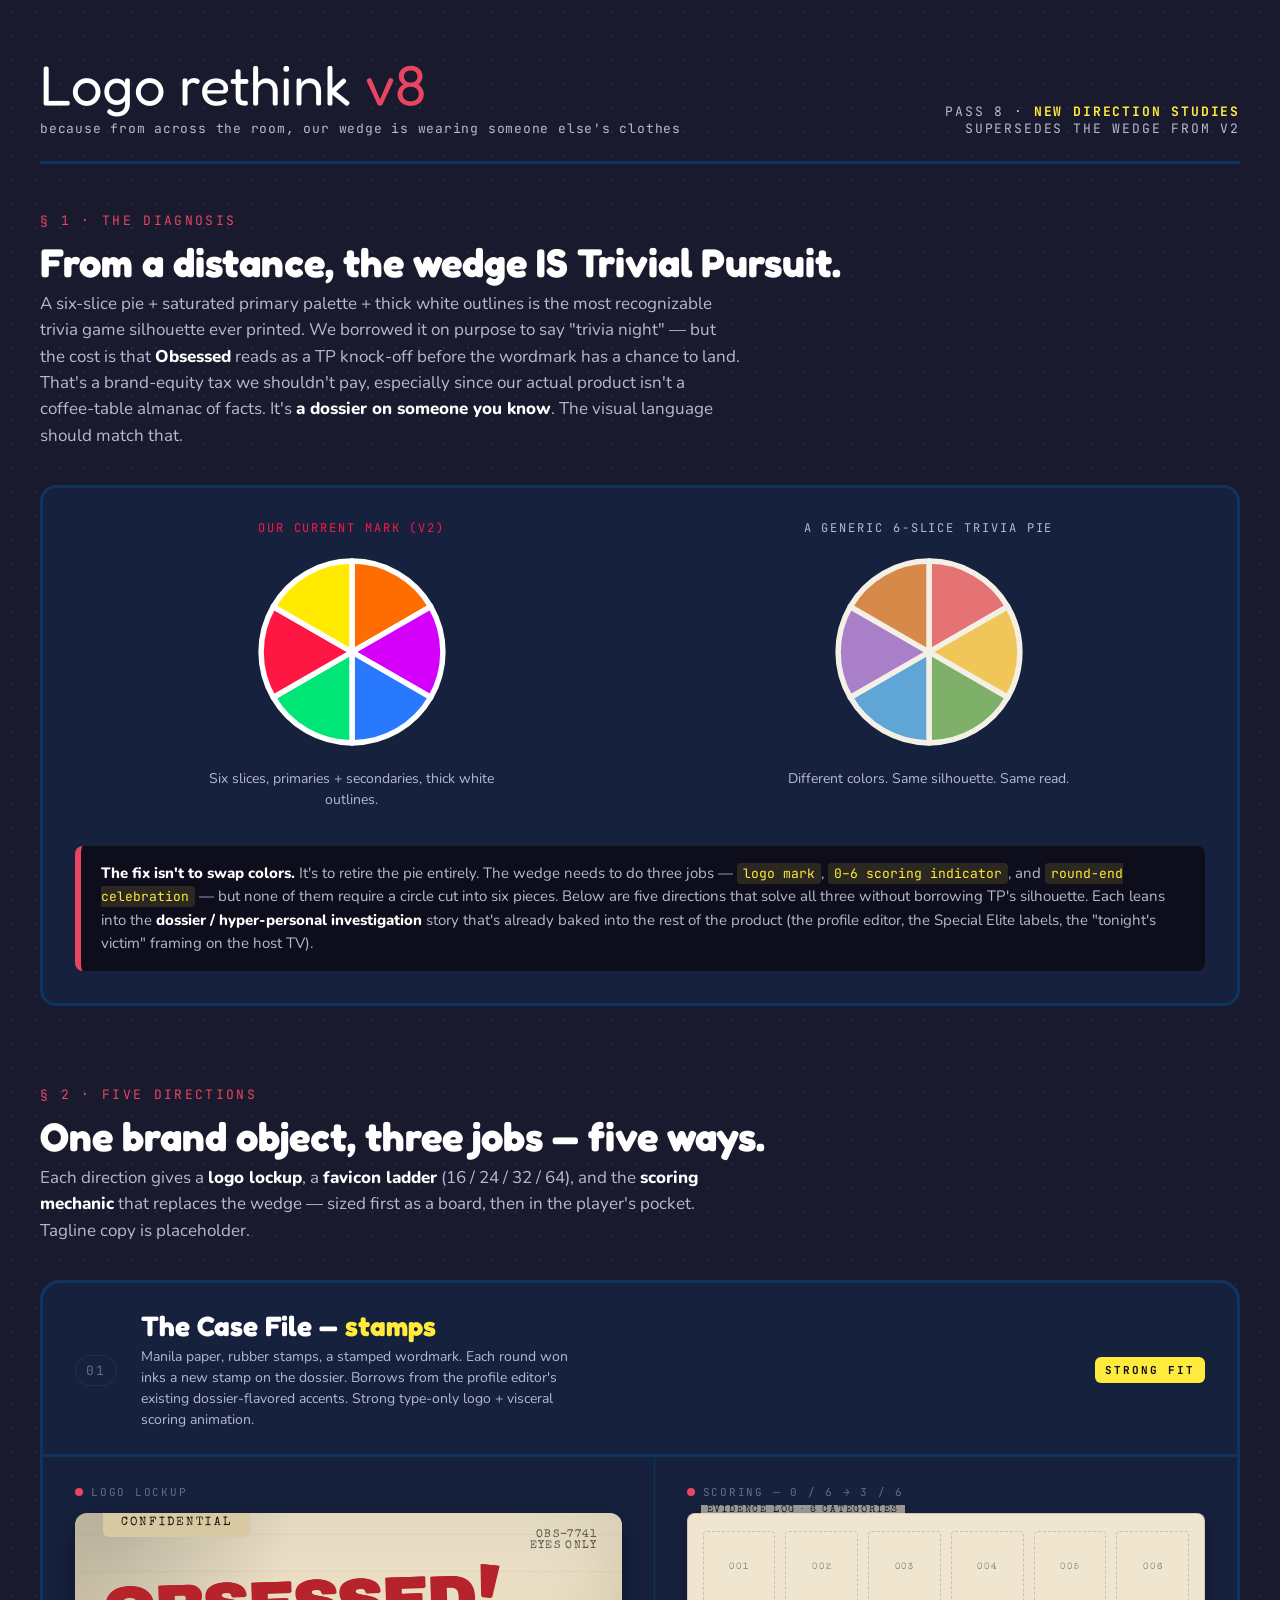
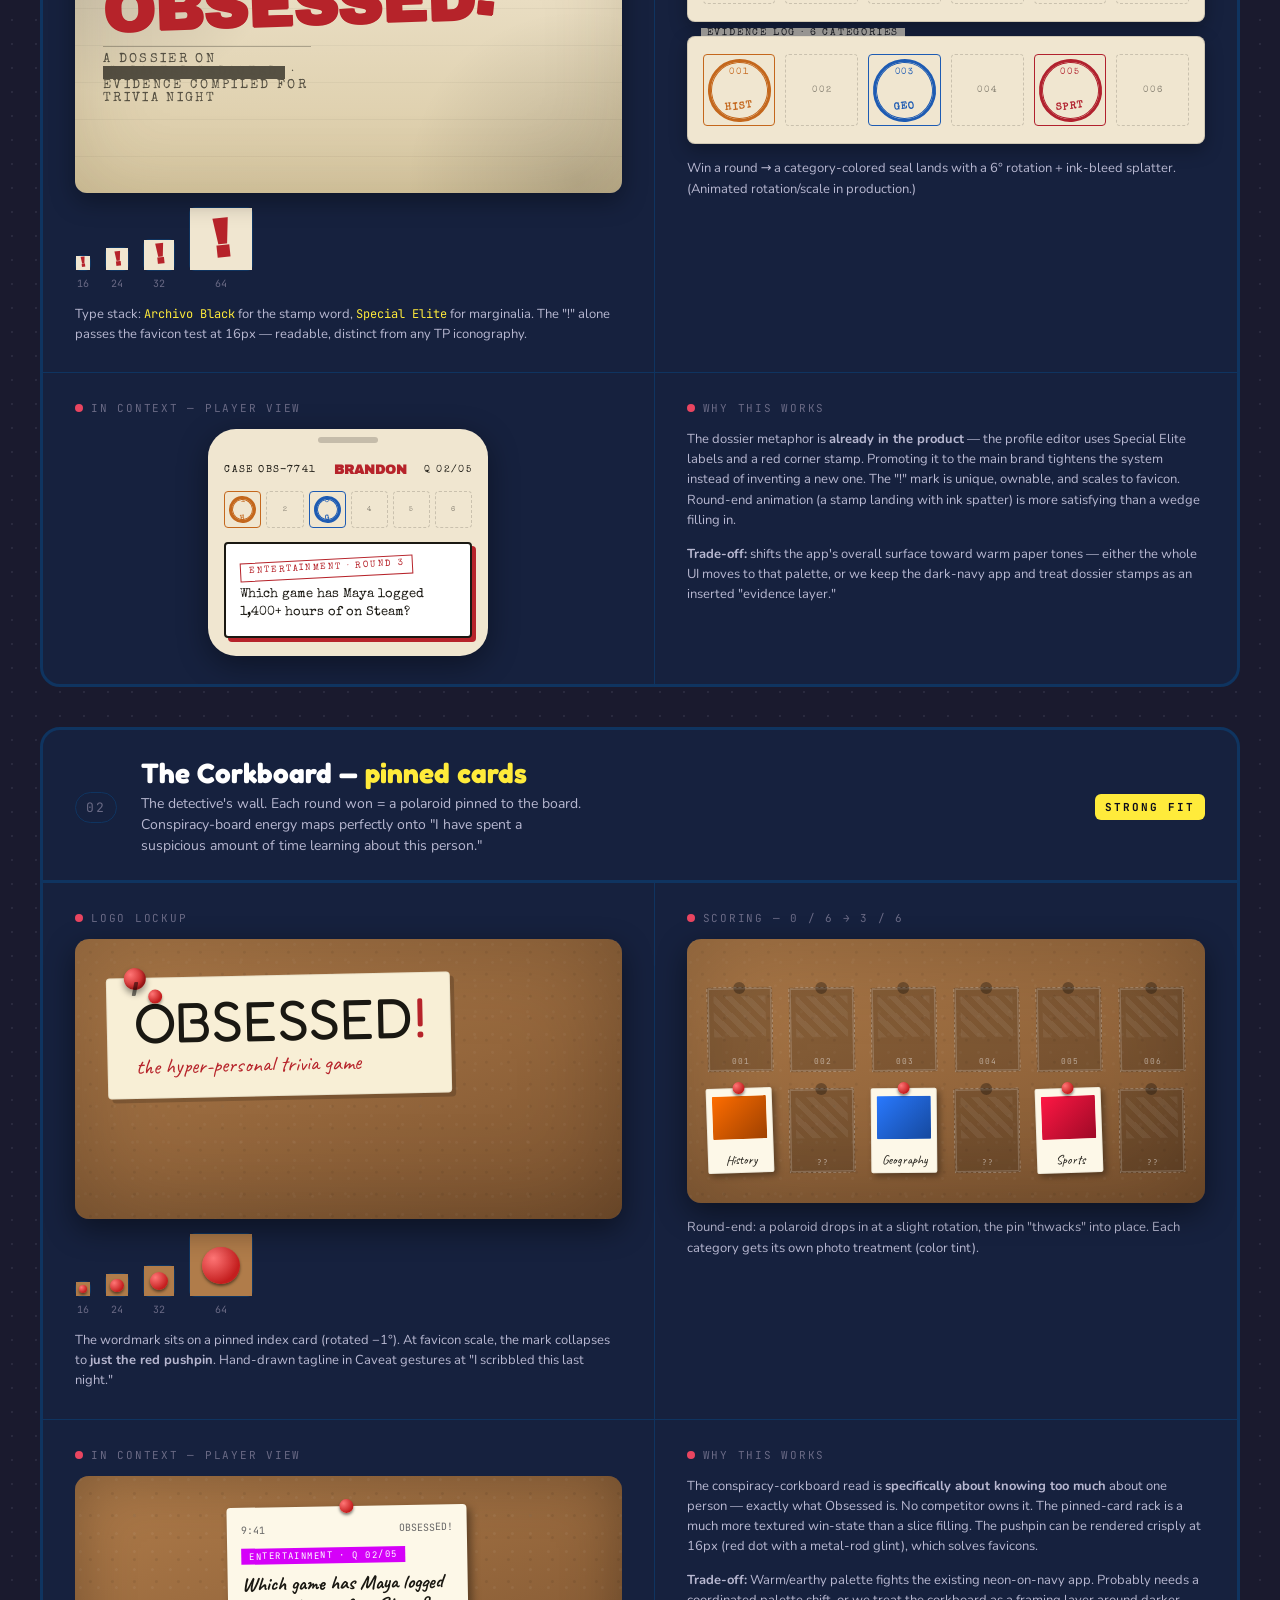
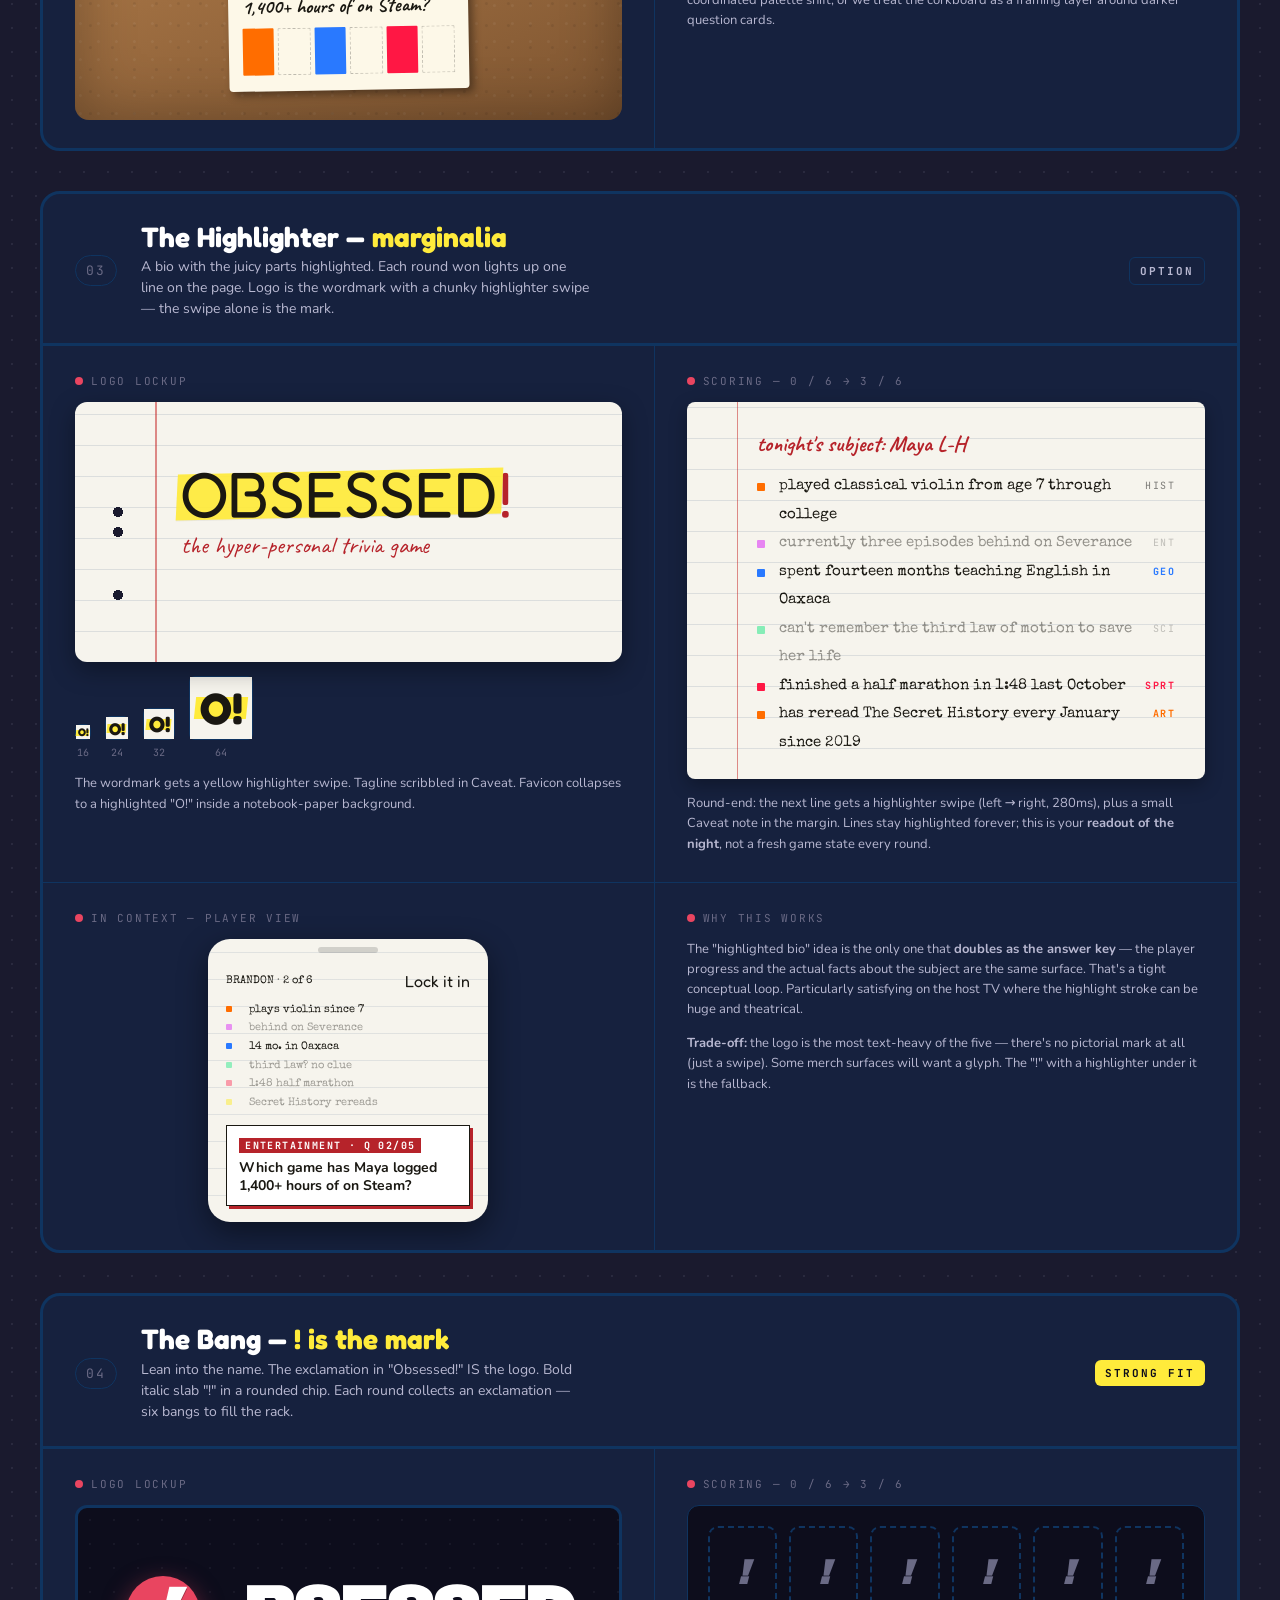
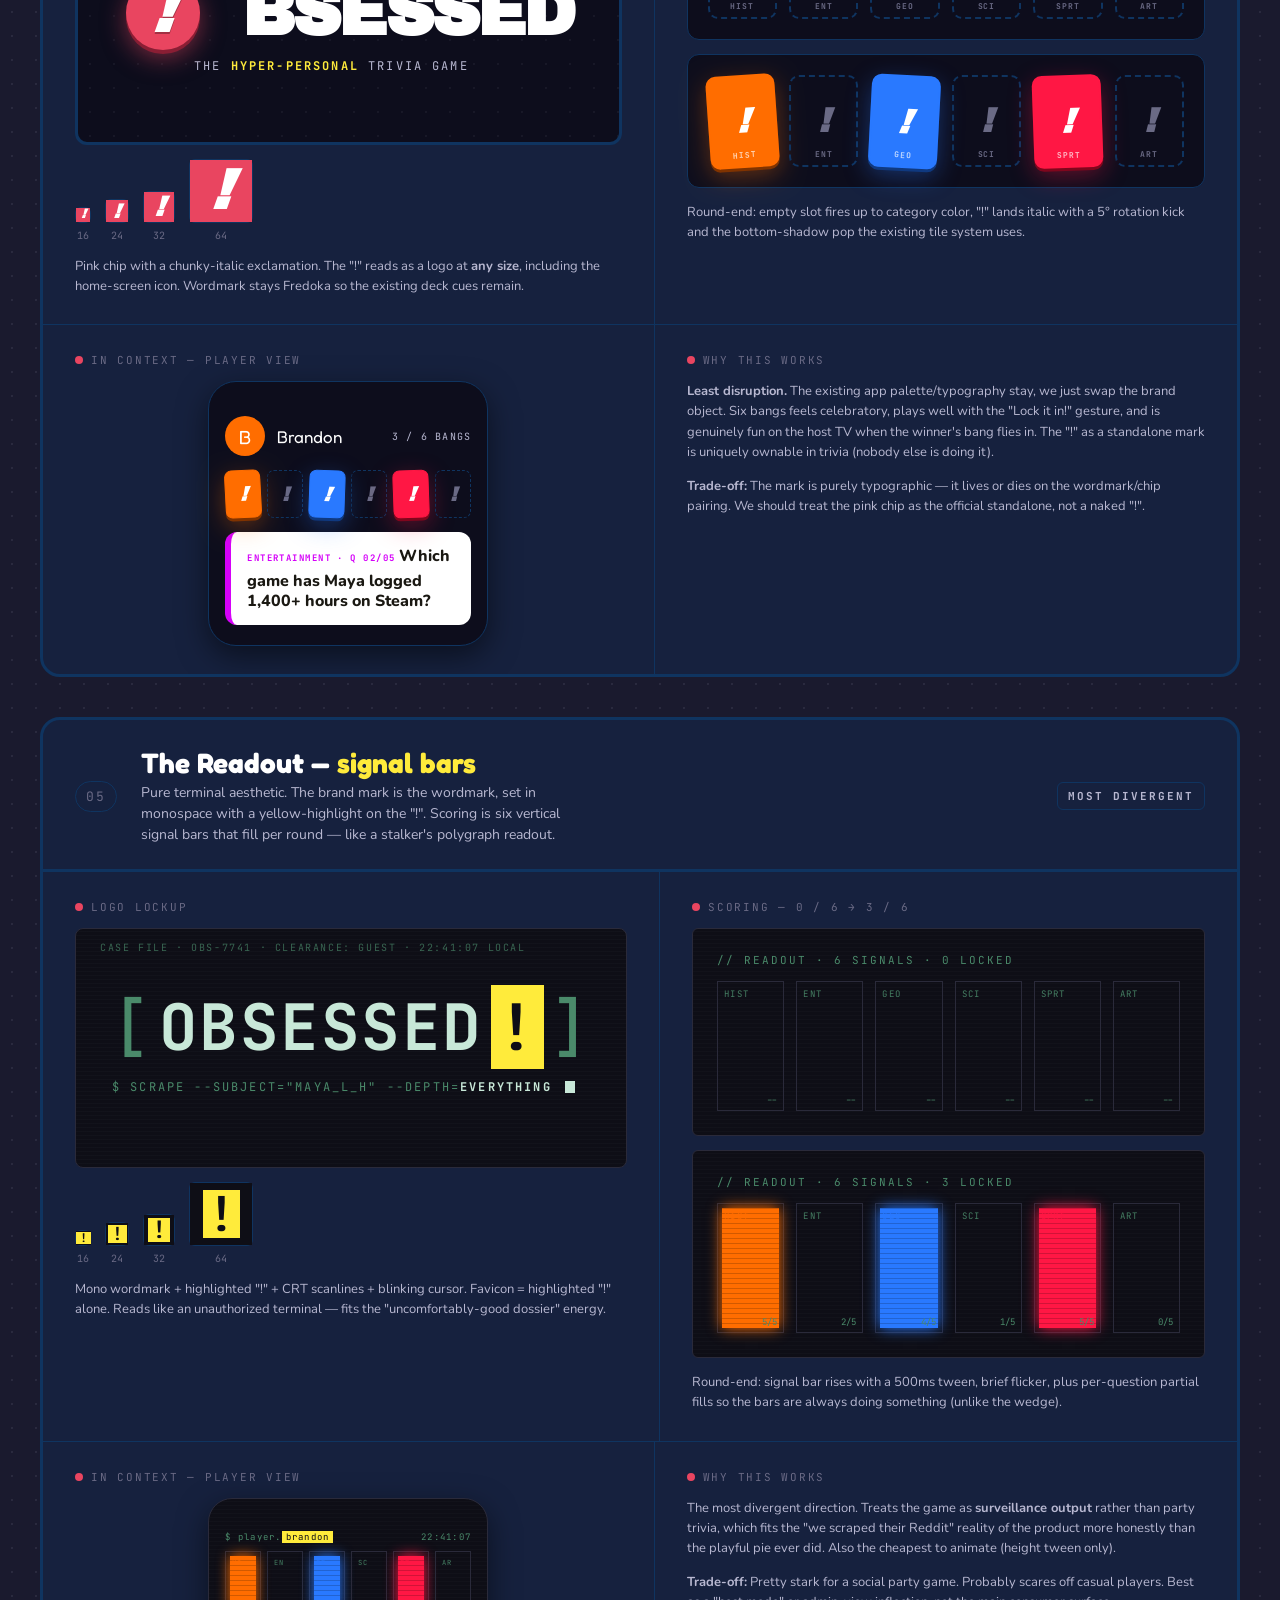
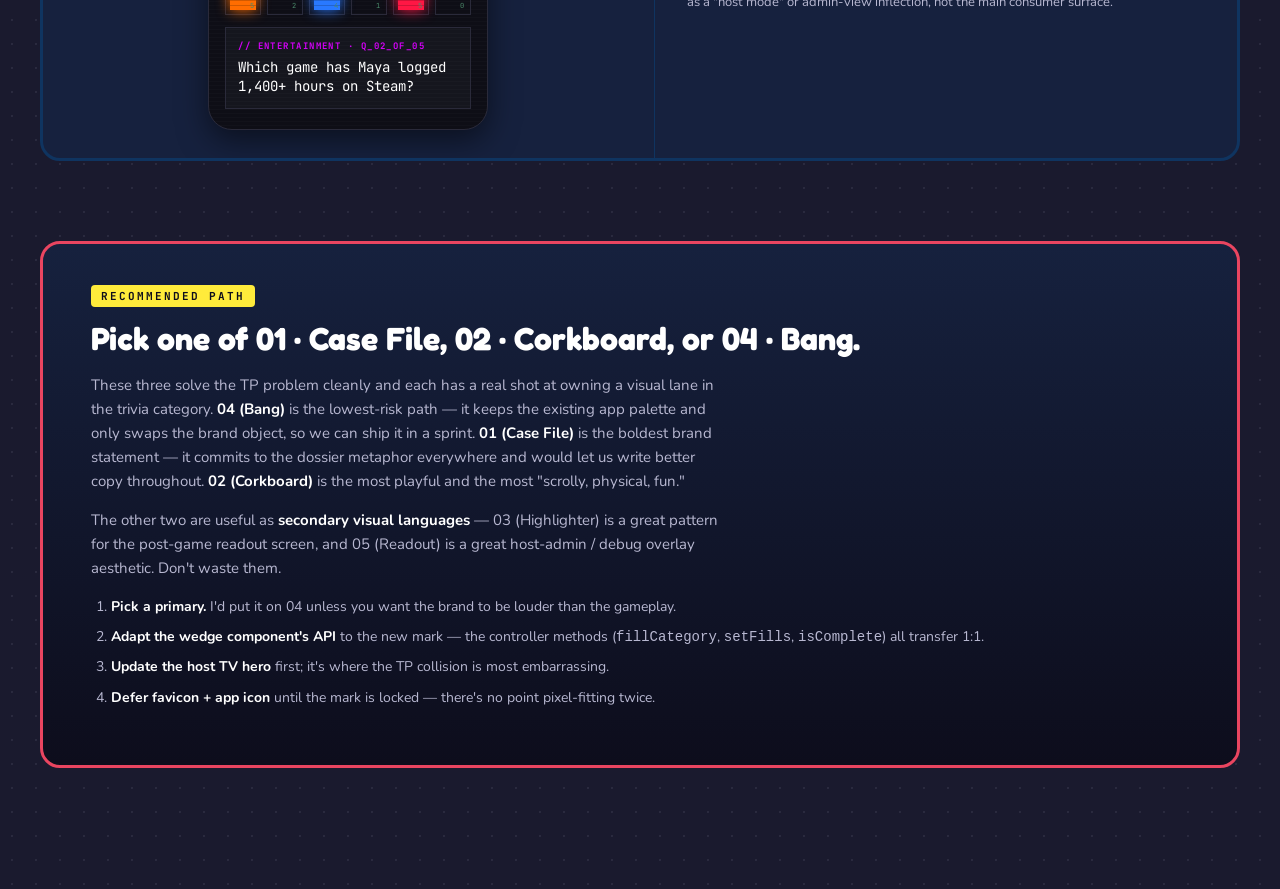
<file: design/Obsessed v9 - Bang Refined.html>
<!doctype html>
<html lang="en">
<head>
<meta charset="UTF-8">
<meta name="viewport" content="width=device-width, initial-scale=1.0">
<title>Obsessed v8 — Logo Rethink</title>
<link rel="preconnect" href="https://fonts.googleapis.com">
<link rel="preconnect" href="https://fonts.gstatic.com" crossorigin>
<link href="https://fonts.googleapis.com/css2?family=Fredoka+One&family=JetBrains+Mono:wght@500;700&family=Nunito:wght@400;700;800;900&family=Special+Elite&family=Archivo+Black:wght@400&family=Caveat:wght@600;700&display=swap" rel="stylesheet">
<style>
  :root {
    /* tokens carried from the production system */
    --bg:           #1a1a2e;
    --bg-deep:      #0d0d1c;
    --surface:      #16213e;
    --surface-2:    #0f3460;
    --pink:         #e94560;
    --white:        #ffffff;
    --muted:        #b8b8d1;
    --dim:          #6a6a85;
    --accent:       #ffeb3b;

    --cat-history:       #ff6d00;
    --cat-entertainment: #d500f9;
    --cat-geography:     #2979ff;
    --cat-science:       #00e676;
    --cat-sports:        #ff1744;
    --cat-art:           #ffea00;

    /* dossier palette */
    --paper:        #f0e6d0;
    --paper-dark:   #d9c9a3;
    --paper-shadow: #b3a37a;
    --ink-red:      #b6232a;
    --ink-blue:     #1f3f6b;
    --ink-black:    #1a1812;

    /* cork board */
    --cork:         #b07c4a;
    --cork-dark:    #7d5430;
    --string:       #c41e1e;

    --font-main:  'Fredoka One', system-ui, sans-serif;
    --font-body:  'Nunito', system-ui, sans-serif;
    --font-mono:  'JetBrains Mono', ui-monospace, monospace;
    --font-stamp: 'Special Elite', monospace;
    --font-hand:  'Caveat', cursive;
    --font-black: 'Archivo Black', system-ui, sans-serif;
    --font-logo:  'Archivo Black', system-ui, sans-serif;

    --dot-grid: radial-gradient(rgba(184,184,209,0.10) 1.2px, transparent 1.2px);
  }

  * { box-sizing: border-box; }
  html, body {
    margin: 0; background: var(--bg); color: var(--white);
    font-family: var(--font-body);
    background-image: var(--dot-grid);
    background-size: 24px 24px;
    min-height: 100vh;
  }

  .page { max-width: 1320px; margin: 0 auto; padding: 56px 40px 120px; }

  /* ── header ───────────────────────────────────────────────────────── */
  .hd {
    border-bottom: 3px solid var(--surface-2);
    padding-bottom: 24px;
    margin-bottom: 48px;
    display: flex; align-items: end; justify-content: space-between; gap: 32px; flex-wrap: wrap;
  }
  .hd__title { font-family: var(--font-main); font-size: 56px; line-height: 1; }
  .hd__title em { font-style: normal; color: var(--pink); }
  .hd__meta {
    font-family: var(--font-mono); font-size: 13px; color: var(--muted); text-align: right;
    text-transform: uppercase; letter-spacing: 0.14em;
  }
  .hd__meta b { color: var(--accent); font-weight: 700; }

  /* ── section ──────────────────────────────────────────────────────── */
  section + section { margin-top: 80px; }
  .sec__eyebrow {
    font-family: var(--font-mono); font-size: 13px; color: var(--pink);
    text-transform: uppercase; letter-spacing: 0.18em; margin-bottom: 12px;
  }
  .sec__h {
    font-family: var(--font-main); font-size: 40px; line-height: 1.05; margin: 0 0 8px;
  }
  .sec__lede {
    font-size: 17px; color: var(--muted); max-width: 70ch; margin: 0 0 36px; line-height: 1.55;
  }
  .sec__lede b { color: var(--white); font-weight: 800; }

  /* ── diagnostic panel ─────────────────────────────────────────────── */
  .diag {
    display: grid; grid-template-columns: 1fr 1fr; gap: 24px;
    background: var(--surface); border: 3px solid var(--surface-2);
    border-radius: 16px; padding: 32px;
  }
  .diag__col { display: flex; flex-direction: column; align-items: center; gap: 16px; }
  .diag__label {
    font-family: var(--font-mono); font-size: 12px; letter-spacing: 0.16em;
    text-transform: uppercase; color: var(--muted);
  }
  .diag__label.bad { color: var(--cat-sports); }
  .diag__caption { font-size: 14px; color: var(--muted); text-align: center; max-width: 36ch; line-height: 1.5; }

  /* The current Obsessed wedge — exactly as it ships */
  .currentWedge { width: 200px; height: 200px; display: block; }
  .currentWedge .slice { stroke: var(--white); stroke-width: 6; stroke-linejoin: round; }
  /* Trivial Pursuit-style pie (generic stand-in — same geometry, different colors) */
  .tpPie { width: 200px; height: 200px; display: block; }
  .tpPie .slice { stroke: #f4f0e6; stroke-width: 6; stroke-linejoin: round; }
  .diag__verdict {
    grid-column: 1 / -1;
    margin-top: 12px;
    background: var(--bg-deep);
    border-left: 6px solid var(--pink);
    padding: 16px 20px;
    border-radius: 8px;
    font-size: 15px;
    color: var(--muted);
    line-height: 1.55;
  }
  .diag__verdict b { color: var(--white); font-weight: 800; }
  .diag__verdict code {
    font-family: var(--font-mono); font-size: 13px; background: rgba(255,235,59,0.12);
    color: var(--accent); padding: 2px 6px; border-radius: 4px;
  }

  /* ── direction card (shell shared by all 5) ───────────────────────── */
  .dir {
    background: var(--surface); border: 3px solid var(--surface-2);
    border-radius: 20px; padding: 0; overflow: hidden; margin-bottom: 40px;
  }
  .dir__head {
    padding: 28px 32px 24px;
    border-bottom: 3px solid var(--surface-2);
    display: grid; grid-template-columns: auto 1fr auto; gap: 24px; align-items: center;
  }
  .dir__num {
    font-family: var(--font-mono); font-size: 13px; color: var(--dim);
    letter-spacing: 0.16em; text-transform: uppercase;
    padding: 6px 10px; border: 1px solid var(--surface-2); border-radius: 999px;
  }
  .dir__name { font-family: var(--font-main); font-size: 28px; line-height: 1.1; margin: 0; }
  .dir__name em { font-style: normal; color: var(--accent); }
  .dir__thesis {
    font-size: 14px; color: var(--muted); max-width: 56ch; margin: 4px 0 0; line-height: 1.5;
  }
  .dir__pick {
    font-family: var(--font-mono); font-size: 11px; letter-spacing: 0.18em; text-transform: uppercase;
    color: var(--bg-deep); background: var(--accent); padding: 6px 10px; border-radius: 6px;
    font-weight: 700;
  }
  .dir__pick.subtle { color: var(--muted); background: transparent; border: 1px solid var(--surface-2); }

  .dir__body { display: grid; grid-template-columns: 1.05fr 1fr; gap: 0; }
  .dir__cell { padding: 28px 32px; border-right: 1px solid var(--surface-2); }
  .dir__cell:last-child { border-right: 0; }
  .dir__cell + .dir__cell { border-top: 0; }
  @media (max-width: 980px) { .dir__body { grid-template-columns: 1fr; } .dir__cell { border-right: 0; border-bottom: 1px solid var(--surface-2); } }

  .cell__label {
    font-family: var(--font-mono); font-size: 11px; letter-spacing: 0.16em; text-transform: uppercase;
    color: var(--dim); margin-bottom: 14px; display: flex; gap: 8px; align-items: center;
  }
  .cell__label::before {
    content: ""; width: 8px; height: 8px; background: var(--pink); border-radius: 999px; flex: none;
  }
  .cell__note { font-size: 13px; color: var(--muted); line-height: 1.55; margin: 14px 0 0; }
  .cell__note code { font-family: var(--font-mono); font-size: 12px; color: var(--accent); }

  /* ── tiny "favicon ladder" common to every direction ──────────────── */
  .faviconRow { display: flex; align-items: end; gap: 14px; margin-top: 14px; }
  .faviconRow > div { display: flex; flex-direction: column; align-items: center; gap: 6px; }
  .faviconRow span { font-family: var(--font-mono); font-size: 10px; color: var(--dim); }
  .fvBox {
    display: grid; place-items: center;
    border: 1px solid var(--surface-2); border-radius: 6px;
    background: var(--bg-deep);
  }

  /* ── shared scoring rail row (label + 6 slots) ─────────────────────── */
  .scoreRow {
    display: grid; grid-template-columns: 110px 1fr; gap: 18px; align-items: center;
    padding: 12px 0;
  }
  .scoreRow__label {
    font-family: var(--font-mono); font-size: 11px; letter-spacing: 0.16em;
    text-transform: uppercase; color: var(--muted);
  }
  .scoreRow__label b { color: var(--white); font-weight: 700; display: block; }

  /* ═══════════════════════════════════════════════════════════════════
     DIRECTION 1 — DOSSIER / RUBBER STAMPS
     ═══════════════════════════════════════════════════════════════════ */
  .d1__bg {
    background:
      repeating-linear-gradient(0deg, transparent 0 36px, rgba(0,0,0,0.04) 36px 37px),
      linear-gradient(180deg, var(--paper) 0%, var(--paper-dark) 100%);
    color: var(--ink-black);
    border-radius: 12px;
    padding: 32px 28px;
    position: relative;
    overflow: hidden;
    box-shadow: inset 0 0 80px rgba(80,60,20,0.18), 0 8px 24px rgba(0,0,0,0.35);
  }
  .d1__bg::before {
    content: ""; position: absolute; inset: 0;
    background:
      radial-gradient(circle at 8% 4%, rgba(0,0,0,0.18), transparent 30%),
      radial-gradient(circle at 92% 96%, rgba(0,0,0,0.14), transparent 30%);
    pointer-events: none;
  }
  .d1__tab {
    position: absolute; top: -2px; left: 28px;
    background: var(--paper-dark); color: var(--ink-black);
    padding: 6px 18px 8px; border-radius: 0 0 6px 6px;
    font-family: var(--font-stamp); font-size: 12px; letter-spacing: 0.18em;
  }
  .d1__lockup {
    display: flex; align-items: center; gap: 12px;
    margin: 24px 0 12px;
  }
  .d1__stampWord {
    font-family: var(--font-black);
    font-size: 64px; letter-spacing: -0.02em; line-height: 0.9;
    color: var(--ink-red);
    transform: rotate(-2deg);
    position: relative;
    text-shadow:
      1px 0 0 var(--ink-red), -1px 0 0 var(--ink-red),
      0 1px 0 var(--ink-red);
  }
  /* stamp ink-bleed effect */
  .d1__stampWord::after {
    content: ""; position: absolute; inset: -6px -10px;
    background:
      radial-gradient(circle at 20% 30%, transparent 40%, transparent 41%),
      radial-gradient(circle at 70% 70%, rgba(182,35,42,0.0) 30%, transparent 31%);
    mix-blend-mode: multiply; pointer-events: none;
  }
  .d1__stampWord em {
    font-style: normal;
    display: inline-block;
    transform: translateY(-4px) rotate(8deg);
    color: var(--ink-red);
    font-size: 72px;
  }
  .d1__sub {
    font-family: var(--font-stamp); font-size: 13px; letter-spacing: 0.18em;
    color: var(--ink-black); opacity: 0.7;
    margin-top: 6px;
    border-top: 1px solid rgba(26,24,18,0.4); padding-top: 6px;
    max-width: 26ch;
  }
  .d1__redact {
    background: var(--ink-black); color: var(--ink-black);
    display: inline-block; padding: 0 6px; user-select: none;
  }
  .d1__caseno {
    position: absolute; top: 16px; right: 24px;
    font-family: var(--font-stamp); font-size: 11px; letter-spacing: 0.12em;
    color: var(--ink-black); opacity: 0.7; text-align: right;
  }

  /* favicon variants — just the ! stamp */
  .d1__fav {
    background: var(--paper);
    display: grid; place-items: center;
    width: 100%; height: 100%;
  }
  .d1__fav b {
    font-family: var(--font-black); color: var(--ink-red);
    transform: rotate(-6deg); display: block; line-height: 1;
  }

  /* the 6-stamp scoring rack */
  .d1__rack {
    display: grid; grid-template-columns: repeat(6, 1fr); gap: 10px;
    background: var(--paper);
    padding: 18px 16px; border-radius: 8px;
    box-shadow: inset 0 0 0 1px rgba(26,24,18,0.15), 0 6px 18px rgba(0,0,0,0.3);
    position: relative;
  }
  .d1__rack::before {
    content: "EVIDENCE LOG · 6 CATEGORIES";
    position: absolute; top: -8px; left: 14px; background: var(--paper);
    padding: 0 6px;
    font-family: var(--font-stamp); font-size: 10px; letter-spacing: 0.18em;
    color: var(--ink-black); opacity: 0.6;
  }
  .stampSlot {
    aspect-ratio: 1; border: 1.5px dashed rgba(26,24,18,0.35);
    border-radius: 4px; display: grid; place-items: center;
    font-family: var(--font-stamp); font-size: 9px;
    letter-spacing: 0.1em; color: var(--ink-black); opacity: 0.5;
    position: relative;
    background: transparent;
  }
  .stampSlot.filled {
    border-style: solid; border-color: currentColor; opacity: 1;
    color: var(--ink-red);
  }
  .stampSlot.filled::before {
    content: ""; position: absolute; inset: 4px;
    border: 3px solid currentColor; border-radius: 50%;
    transform: rotate(-6deg);
    box-shadow: inset 0 0 0 1px currentColor;
  }
  .stampSlot.filled::after {
    content: attr(data-stamp);
    font-family: var(--font-stamp); font-size: 10px;
    letter-spacing: 0.08em; transform: rotate(-6deg);
    z-index: 1; font-weight: 700;
    color: currentColor;
    text-align: center; line-height: 1;
  }
  .stampSlot.c-his { color: #c4671c; }
  .stampSlot.c-ent { color: #a01a9c; }
  .stampSlot.c-geo { color: #1d5bb3; }
  .stampSlot.c-sci { color: #117a3f; }
  .stampSlot.c-spo { color: #b1212e; }
  .stampSlot.c-art { color: #a9941a; }

  /* in-context mini player screen with case-file vibe */
  .d1__phone {
    background: var(--paper);
    border-radius: 28px;
    padding: 18px 16px;
    color: var(--ink-black);
    width: 280px;
    margin: 0 auto;
    box-shadow: 0 8px 30px rgba(0,0,0,0.4);
    font-family: var(--font-body);
    position: relative;
  }
  .d1__phone::before {
    content: ""; position: absolute; top: 8px; left: 50%; transform: translateX(-50%);
    width: 60px; height: 6px; background: rgba(26,24,18,0.2); border-radius: 4px;
  }
  .d1__phoneHead {
    display: flex; justify-content: space-between; align-items: center;
    margin: 16px 0 14px;
    font-family: var(--font-stamp); font-size: 10px; letter-spacing: 0.14em;
  }
  .d1__phoneHead b { font-family: var(--font-black); color: var(--ink-red); font-size: 13px; letter-spacing: 0; }
  .d1__phoneRack {
    display: grid; grid-template-columns: repeat(6, 1fr); gap: 5px;
    margin-bottom: 14px;
  }
  .d1__phoneRack .stampSlot {
    font-size: 7px;
  }
  .d1__phoneRack .stampSlot.filled::after { font-size: 7px; }
  .d1__qcard {
    background: var(--white); border: 2px solid var(--ink-black);
    padding: 14px; border-radius: 4px;
    font-family: var(--font-stamp); font-size: 13px; line-height: 1.4;
    box-shadow: 4px 4px 0 var(--ink-red);
  }
  .d1__qcard .catTag {
    display: inline-block; padding: 2px 8px;
    border: 1.5px solid var(--ink-red); color: var(--ink-red);
    font-size: 9px; letter-spacing: 0.18em;
    transform: rotate(-3deg); margin-bottom: 8px;
  }

  /* ═══════════════════════════════════════════════════════════════════
     DIRECTION 2 — CORK BOARD / PUSHPIN
     ═══════════════════════════════════════════════════════════════════ */
  .d2__bg {
    background:
      radial-gradient(circle at 20% 30%, rgba(255,255,255,0.04) 1px, transparent 2px),
      radial-gradient(circle at 70% 60%, rgba(0,0,0,0.06) 1px, transparent 2px),
      radial-gradient(circle at 40% 80%, rgba(255,255,255,0.03) 1px, transparent 2px),
      linear-gradient(160deg, var(--cork) 0%, var(--cork-dark) 100%);
    background-size: 18px 18px, 22px 22px, 26px 26px, 100% 100%;
    border-radius: 14px;
    padding: 36px 32px 40px;
    position: relative;
    color: var(--white);
    box-shadow: 0 10px 30px rgba(0,0,0,0.45), inset 0 0 100px rgba(0,0,0,0.25);
    overflow: hidden;
  }
  .d2__lockup {
    display: flex; align-items: center; gap: 14px;
    background: #f8efd6; color: var(--ink-black);
    padding: 18px 24px 18px 28px;
    border-radius: 4px;
    box-shadow:
      4px 4px 0 rgba(0,0,0,0.18),
      inset 0 0 0 1px rgba(0,0,0,0.06);
    position: relative;
    width: fit-content;
    transform: rotate(-1.2deg);
  }
  .d2__lockup::before {
    /* pushpin glyph at top-left of the card */
    content: ""; position: absolute; top: -10px; left: 18px;
    width: 22px; height: 22px; border-radius: 50%;
    background: radial-gradient(circle at 30% 30%, #ff7676, #c41e1e 70%);
    box-shadow: 0 4px 6px rgba(0,0,0,0.4), inset -2px -2px 4px rgba(0,0,0,0.3);
  }
  .d2__lockup::after {
    content: ""; position: absolute; top: 4px; left: 27px;
    width: 4px; height: 14px; background: rgba(0,0,0,0.5); border-radius: 1px;
    transform: skewX(-12deg);
  }
  .d2__wordmark {
    font-family: var(--font-main); font-size: 56px; line-height: 0.95; color: var(--ink-black);
  }
  .d2__wordmark .pinO {
    position: relative; display: inline-block;
  }
  .d2__wordmark .pinO::before {
    content: ""; position: absolute; top: -6px; left: 50%; transform: translateX(-50%);
    width: 14px; height: 14px; border-radius: 50%;
    background: radial-gradient(circle at 30% 30%, #ff7676, #c41e1e 65%);
    box-shadow: 0 2px 3px rgba(0,0,0,0.4);
    z-index: 2;
  }
  .d2__sub {
    font-family: var(--font-hand); font-size: 22px; color: var(--ink-red);
    margin-top: 4px;
  }

  .d2__fav {
    width: 100%; height: 100%;
    background: var(--cork); display: grid; place-items: center;
  }
  .d2__fav b {
    width: 60%; aspect-ratio: 1; border-radius: 50%;
    background: radial-gradient(circle at 30% 30%, #ff7676, #c41e1e 70%);
    box-shadow: 0 2px 3px rgba(0,0,0,0.5);
  }

  /* the pinned-cards scoring rack */
  .d2__rack {
    display: grid; grid-template-columns: repeat(6, 1fr); gap: 16px;
    margin-top: 24px;
  }
  .pinCard {
    background: #fdf8e8; aspect-ratio: 0.78;
    border-radius: 2px;
    box-shadow: 3px 3px 6px rgba(0,0,0,0.35), inset 0 0 0 1px rgba(0,0,0,0.06);
    transform: rotate(-2deg);
    display: flex; flex-direction: column; justify-content: space-between;
    padding: 8px 6px 6px;
    position: relative;
    color: var(--ink-black);
  }
  .pinCard:nth-child(even) { transform: rotate(1.5deg); }
  .pinCard:nth-child(3n)   { transform: rotate(-0.5deg); }
  .pinCard::before {
    content: ""; position: absolute; top: -6px; left: 50%; transform: translateX(-50%);
    width: 12px; height: 12px; border-radius: 50%;
    background: radial-gradient(circle at 30% 30%, #ff7676, #c41e1e 70%);
    box-shadow: 0 2px 3px rgba(0,0,0,0.5);
    z-index: 2;
  }
  .pinCard.empty {
    background: rgba(0,0,0,0.18); box-shadow: inset 0 0 0 1.5px rgba(255,255,255,0.18);
    border: 1.5px dashed rgba(255,255,255,0.3);
    color: rgba(255,255,255,0.5);
    transform: rotate(-1deg) !important;
  }
  .pinCard.empty::before {
    background: rgba(0,0,0,0.3); box-shadow: none;
  }
  .pinCard__photo {
    background: var(--cat); height: 60%; border-radius: 1px;
    background-image: linear-gradient(135deg, var(--cat) 0%, color-mix(in oklab, var(--cat) 70%, #000) 100%);
  }
  .pinCard.empty .pinCard__photo {
    background: repeating-linear-gradient(45deg, rgba(255,255,255,0.06) 0 6px, transparent 6px 12px);
  }
  .pinCard__cap {
    font-family: var(--font-hand); font-size: 13px;
    text-align: center; padding-top: 4px; line-height: 1;
  }
  .pinCard.empty .pinCard__cap { font-family: var(--font-mono); font-size: 8px; letter-spacing: 0.1em; }

  /* in-context — cork board around the question */
  .d2__phoneWrap {
    position: relative;
    padding: 30px 20px;
    background: linear-gradient(160deg, var(--cork), var(--cork-dark));
    background-image:
      radial-gradient(circle at 30% 20%, rgba(255,255,255,0.05) 1px, transparent 2px),
      radial-gradient(circle at 70% 80%, rgba(0,0,0,0.07) 1px, transparent 2px),
      linear-gradient(160deg, var(--cork), var(--cork-dark));
    background-size: 18px 18px, 22px 22px, 100% 100%;
    border-radius: 14px;
    box-shadow: inset 0 0 60px rgba(0,0,0,0.3);
  }
  .d2__phone {
    background: #fdf8e8; color: var(--ink-black); border-radius: 4px;
    padding: 16px 14px; width: 240px; margin: 0 auto;
    box-shadow: 4px 4px 8px rgba(0,0,0,0.4);
    transform: rotate(-1deg);
    font-family: var(--font-hand);
    position: relative;
  }
  .d2__phone::before {
    content: ""; position: absolute; top: -7px; left: 50%; transform: translateX(-50%);
    width: 14px; height: 14px; border-radius: 50%;
    background: radial-gradient(circle at 30% 30%, #ff7676, #c41e1e 70%);
    box-shadow: 0 2px 3px rgba(0,0,0,0.5);
  }
  .d2__phoneHead {
    display: flex; justify-content: space-between; align-items: center;
    font-family: var(--font-mono); font-size: 10px; color: #666;
    margin-bottom: 8px;
  }
  .d2__catTag {
    font-family: var(--font-mono); font-size: 9px; letter-spacing: 0.16em;
    padding: 2px 8px; background: var(--cat-entertainment); color: var(--white);
    display: inline-block; margin-bottom: 8px;
  }
  .d2__qtext { font-size: 20px; line-height: 1.15; color: var(--ink-black); font-weight: 700; }
  .d2__phoneMini { display: flex; gap: 4px; margin-top: 10px; }
  .d2__phoneMini b {
    flex: 1; aspect-ratio: 0.7; background: var(--c, rgba(0,0,0,0.15));
    border-radius: 1px; position: relative;
  }
  .d2__phoneMini b.empty {
    background: transparent; border: 1.5px dashed rgba(0,0,0,0.25);
  }

  /* ═══════════════════════════════════════════════════════════════════
     DIRECTION 3 — HIGHLIGHTER / MARGINALIA
     ═══════════════════════════════════════════════════════════════════ */
  .d3__bg {
    background: #f6f4ed;
    color: var(--ink-black);
    border-radius: 12px;
    padding: 36px 36px 40px;
    box-shadow: 0 8px 24px rgba(0,0,0,0.35);
    position: relative;
    background-image:
      repeating-linear-gradient(0deg, transparent 0 30px, rgba(31,63,107,0.12) 30px 31px);
  }
  .d3__bg::before {
    /* red margin line */
    content: ""; position: absolute; top: 0; bottom: 0; left: 80px; width: 1.5px;
    background: rgba(196,30,30,0.5);
  }
  .d3__bg::after {
    /* binder holes */
    content: ""; position: absolute; left: 36px; top: 60px; bottom: 60px; width: 14px;
    background:
      radial-gradient(circle, var(--bg) 0 5px, transparent 5px) 50% 0/14px 100px no-repeat,
      radial-gradient(circle, var(--bg) 0 5px, transparent 5px) 50% 50%/14px 14px no-repeat,
      radial-gradient(circle, var(--bg) 0 5px, transparent 5px) 50% 100%/14px 14px no-repeat;
  }
  .d3__lockup {
    margin-left: 70px;
    font-family: var(--font-main);
    font-size: 64px; line-height: 1;
    color: var(--ink-black);
    position: relative;
    display: inline-block;
    white-space: nowrap;
  }
  .d3__highlight {
    position: relative;
    display: inline-block;
    z-index: 1;
  }
  .d3__highlight::before {
    content: ""; position: absolute;
    left: -4px; right: -4px; top: 14%; bottom: 14%;
    background: var(--accent);
    transform: skew(-4deg) rotate(-1.2deg);
    z-index: -1;
    box-shadow: 0 1px 0 rgba(0,0,0,0.06);
    opacity: 0.92;
  }
  .d3__lockup em {
    font-style: normal;
    color: var(--ink-red); position: relative;
  }
  .d3__sub {
    margin-left: 70px;
    font-family: var(--font-hand); font-size: 24px; color: var(--ink-red);
    margin-top: 4px;
  }

  .d3__fav {
    width: 100%; height: 100%;
    background: #f6f4ed; display: grid; place-items: center;
  }
  .d3__fav b {
    font-family: var(--font-main); color: var(--ink-black);
    position: relative; line-height: 1;
    isolation: isolate;
  }
  .d3__fav b::before {
    content: ""; position: absolute;
    left: -10%; right: -10%; top: 25%; bottom: 25%;
    background: var(--accent); z-index: -1;
    transform: skew(-6deg);
  }

  /* the highlighted-bio scoring rack */
  .d3__bio {
    background: #f6f4ed; color: var(--ink-black);
    border-radius: 8px; padding: 22px 26px 22px 70px;
    font-family: var(--font-stamp); font-size: 15px; line-height: 1.9;
    box-shadow: 0 6px 18px rgba(0,0,0,0.3);
    position: relative;
    background-image:
      repeating-linear-gradient(0deg, transparent 0 30px, rgba(31,63,107,0.12) 30px 31px);
  }
  .d3__bio::before {
    content: ""; position: absolute; top: 0; bottom: 0; left: 50px; width: 1.5px;
    background: rgba(196,30,30,0.5);
  }
  .d3__bio__title {
    font-family: var(--font-hand); font-size: 22px; color: var(--ink-red);
    margin: 0 0 6px;
  }
  .d3__bio ul { list-style: none; margin: 0; padding: 0; }
  .d3__bio li {
    position: relative; display: flex; align-items: baseline; gap: 10px;
  }
  .d3__bio li::before {
    content: ""; width: 8px; height: 8px; border-radius: 1px; background: var(--c);
    flex: none; transform: translateY(2px);
  }
  .d3__bio li span {
    position: relative; padding: 0 4px;
  }
  .d3__bio li.hit span::before {
    content: ""; position: absolute; left: -2px; right: -2px; top: 18%; bottom: 12%;
    background: var(--c); opacity: 0.4;
    transform: skew(-5deg) rotate(-0.5deg);
    z-index: -1;
    border-radius: 1px;
  }
  .d3__bio li.miss { opacity: 0.45; }
  .d3__bio__tag {
    font-family: var(--font-mono); font-size: 10px; letter-spacing: 0.14em;
    margin-left: auto; color: rgba(0,0,0,0.5);
  }
  .d3__bio li.hit .d3__bio__tag { color: var(--c); font-weight: 700; }

  /* in-context phone */
  .d3__phone {
    background: #f6f4ed; color: var(--ink-black); border-radius: 22px;
    width: 280px; margin: 0 auto;
    padding: 16px 18px;
    box-shadow: 0 10px 30px rgba(0,0,0,0.45);
    position: relative;
    background-image:
      repeating-linear-gradient(0deg, transparent 0 26px, rgba(31,63,107,0.10) 26px 27px);
  }
  .d3__phone::before {
    content: ""; position: absolute; top: 8px; left: 50%; transform: translateX(-50%);
    width: 60px; height: 6px; background: rgba(0,0,0,0.15); border-radius: 4px;
  }
  .d3__phoneHead {
    margin-top: 16px; display: flex; justify-content: space-between; align-items: center;
    font-family: var(--font-stamp); font-size: 11px;
  }
  .d3__phoneHead .lock {
    font-family: var(--font-main); font-size: 16px; position: relative;
  }
  .d3__phoneHead .lock::before {
    content: ""; position: absolute; left: -2px; right: -2px; top: 25%; bottom: 18%;
    background: var(--accent); z-index: -1; transform: skew(-6deg);
  }
  .d3__phoneBio {
    margin-top: 10px;
    font-family: var(--font-stamp); font-size: 11px; line-height: 1.7;
  }
  .d3__phoneBio li::before { width: 6px; height: 6px; }
  .d3__phoneBio li { display: flex; align-items: baseline; gap: 6px; position: relative; }
  .d3__phoneBio li b { font-weight: 400; position: relative; padding: 0 2px; }
  .d3__phoneBio li.hit b::before {
    content: ""; position: absolute; left: -1px; right: -1px; top: 18%; bottom: 12%;
    background: var(--c); opacity: 0.4; z-index: -1;
    transform: skew(-5deg);
  }
  .d3__phoneBio li::before {
    content: ""; background: var(--c); border-radius: 1px;
  }
  .d3__phoneBio li.miss { opacity: 0.4; }
  .d3__phoneQ {
    margin-top: 12px;
    background: var(--white); border: 1.5px solid var(--ink-black);
    padding: 10px 12px;
    font-family: var(--font-body); font-size: 14px;
    line-height: 1.3; font-weight: 700;
    box-shadow: 3px 3px 0 var(--ink-red);
  }
  .d3__phoneQ b {
    font-family: var(--font-mono); font-size: 10px;
    background: var(--ink-red); color: var(--white);
    padding: 1px 6px; letter-spacing: 0.14em;
    display: inline-block; margin-bottom: 6px;
  }

  /* ═══════════════════════════════════════════════════════════════════
     DIRECTION 4 — EXCLAMATION-AS-MARK
     ═══════════════════════════════════════════════════════════════════ */
  .d4__bg {
    background: var(--bg-deep);
    border: 3px solid var(--surface-2);
    border-radius: 12px;
    padding: 40px 32px;
    position: relative;
    overflow: hidden;
  }
  .d4__bg::before {
    content: ""; position: absolute; inset: 0;
    background-image: var(--dot-grid); background-size: 24px 24px;
    opacity: 0.6; pointer-events: none;
  }
  .d4__lockup {
    display: inline-flex; align-items: center; gap: 0;
    font-family: var(--font-logo);
    color: var(--white);
    position: relative;
  }
  .d4__bang {
    /* the giant ! that becomes the brand mark AND the O */
    display: inline-grid; place-items: center;
    width: 74px; height: 74px;
    background: var(--pink);
    border-radius: 50%;
    box-shadow: 0 4px 0 #8a1e34, 0 8px 24px rgba(233,69,96,0.5);
    flex: none;
    position: relative;
    z-index: 1;
  }
  .d4__bang b {
    font-family: var(--font-black);
    color: var(--white);
    font-size: 62px; line-height: 1; font-style: italic;
    transform: translateY(-1px) skew(-6deg);
    text-shadow: 0 2px 0 rgba(0,0,0,0.3);
  }
  .d4__word { 
    font-size: 68px; line-height: 0.9; letter-spacing: -0.04em;
    font-weight: 900;
    margin-left: -10px;
  }
  .d4__word .ghost-o {
    /* the O in OBSESSED is replaced by negative space */
    display: inline-block;
    width: 0.76em;
    opacity: 0;
    pointer-events: none;
  }
  .d4__sub {
    font-family: var(--font-mono); font-size: 12px; letter-spacing: 0.18em;
    text-transform: uppercase; color: var(--muted);
    margin-top: 8px;
  }
  .d4__sub b { color: var(--accent); }

  .d4__fav { width: 100%; height: 100%; background: var(--pink); display: grid; place-items: center; }
  .d4__fav b {
    font-family: var(--font-black); color: var(--white);
    font-style: italic; transform: skew(-6deg); line-height: 1;
  }

  /* exclamation rack */
  .d4__rack {
    display: grid; grid-template-columns: repeat(6, 1fr); gap: 12px;
    padding: 20px; background: var(--bg-deep); border-radius: 12px;
    border: 1px solid var(--surface-2);
  }
  .bangSlot {
    aspect-ratio: 0.75; border-radius: 10px;
    border: 2px dashed var(--surface-2);
    display: grid; place-items: center;
    font-family: var(--font-black); color: var(--dim);
    font-size: 34px; font-style: italic;
    position: relative;
    transition: all 0.4s var(--ease-overshoot, cubic-bezier(0.34,1.56,0.64,1));
  }
  .bangSlot.filled {
    border-style: solid; border-color: var(--c);
    background: var(--c);
    color: var(--white);
    box-shadow: 0 3px 0 color-mix(in oklab, var(--c) 60%, #000),
                0 8px 24px color-mix(in oklab, var(--c) 35%, transparent);
    transform: rotate(var(--rot, -3deg));
  }
  .bangSlot.filled b {
    transform: skew(-6deg); display: block;
  }
  .bangSlot__lbl {
    position: absolute; bottom: 6px; left: 0; right: 0; text-align: center;
    font-family: var(--font-mono); font-size: 8px; letter-spacing: 0.12em;
    font-style: normal; transform: none;
    color: rgba(255,255,255,0.7); font-weight: 700;
  }
  .bangSlot:not(.filled) .bangSlot__lbl { color: var(--dim); }

  .d4__phone {
    background: var(--bg-deep); color: var(--white); border-radius: 28px;
    padding: 16px 16px 20px;
    width: 280px; margin: 0 auto;
    box-shadow: 0 10px 30px rgba(0,0,0,0.5);
    border: 1px solid var(--surface-2);
  }
  .d4__phoneHead {
    display: flex; align-items: center; gap: 12px;
    margin: 18px 0 14px;
  }
  .d4__phoneHead__bub {
    width: 40px; height: 40px; border-radius: 50%;
    background: var(--cat-history); display: grid; place-items: center;
    font-family: var(--font-main); font-size: 19px;
  }
  .d4__phoneHead__name { font-family: var(--font-main); font-size: 17px; }
  .d4__phoneHead__score {
    margin-left: auto; font-family: var(--font-mono); font-size: 10px;
    color: var(--muted); letter-spacing: 0.12em;
  }
  .d4__phoneRack { display: grid; grid-template-columns: repeat(6, 1fr); gap: 6px; margin-bottom: 14px; }
  .d4__phoneRack .bangSlot {
    border-radius: 7px; border-width: 1.5px;
    font-size: 20px;
  }
  .d4__phoneRack .bangSlot__lbl { display: none; }
  .d4__phoneQ {
    margin-top: 0;
    background: var(--white); color: var(--ink-black); border-radius: 12px;
    padding: 14px 16px; font-weight: 800; line-height: 1.25;
    border-left: 6px solid var(--cat-entertainment);
    font-size: 16px;
  }
  .d4__phoneQ b {
    display: inline-block; font-family: var(--font-mono); font-size: 9px;
    letter-spacing: 0.16em; color: var(--cat-entertainment);
    margin-bottom: 6px;
  }

  /* ═══════════════════════════════════════════════════════════════════
     DIRECTION 5 — DOSSIER BARCODE / SIGNAL BARS (pure type)
     ═══════════════════════════════════════════════════════════════════ */
  .d5__bg {
    background: #0e0e16;
    border: 1px solid #2a2a3a;
    border-radius: 8px;
    padding: 36px 36px 40px;
    font-family: var(--font-mono);
    color: #c8e8d8;
    position: relative;
    overflow: hidden;
    background-image: repeating-linear-gradient(0deg, transparent 0 3px, rgba(200,232,216,0.02) 3px 4px);
  }
  .d5__bg::before {
    content: "CASE FILE · OBS-7741 · CLEARANCE: GUEST · " attr(data-time);
    position: absolute; top: 12px; left: 24px; right: 24px;
    font-size: 10px; letter-spacing: 0.16em;
    color: #4a8a6a; opacity: 0.7;
  }
  .d5__lockup {
    font-family: var(--font-mono); font-weight: 700;
    font-size: 64px; letter-spacing: 0.04em;
    color: #c8e8d8;
    margin-top: 20px;
    display: flex; align-items: baseline; gap: 6px;
  }
  .d5__lockup .bracket { color: #4a8a6a; font-weight: 500; }
  .d5__lockup em {
    font-style: normal;
    color: var(--accent);
    background: var(--accent); color: #0e0e16;
    padding: 0 6px;
    margin-left: 2px;
  }
  .d5__sub {
    font-family: var(--font-mono); font-size: 12px; letter-spacing: 0.18em;
    color: #4a8a6a; margin-top: 10px;
  }
  .d5__sub b { color: #c8e8d8; }
  .d5__cursor {
    display: inline-block; width: 10px; height: 1em; background: #c8e8d8;
    vertical-align: -2px; margin-left: 4px;
    animation: blink 1.2s steps(2) infinite;
  }
  @keyframes blink { 50% { opacity: 0; } }

  .d5__fav {
    width: 100%; height: 100%;
    background: #0e0e16; display: grid; place-items: center;
  }
  .d5__fav b {
    font-family: var(--font-mono); font-weight: 700; color: var(--accent);
    background: var(--accent); color: #0e0e16; padding: 0 4px;
    line-height: 1;
  }

  /* signal-bars scoring rack */
  .d5__rack {
    background: #0e0e16; border: 1px solid #2a2a3a; border-radius: 6px;
    padding: 24px; font-family: var(--font-mono); color: #c8e8d8;
    background-image: repeating-linear-gradient(0deg, transparent 0 3px, rgba(200,232,216,0.02) 3px 4px);
  }
  .d5__rack__title {
    font-size: 11px; letter-spacing: 0.18em; color: #4a8a6a; margin-bottom: 14px;
  }
  .barRack {
    display: grid; grid-template-columns: repeat(6, 1fr); gap: 12px;
    align-items: end; height: 130px;
  }
  .barSlot {
    border: 1px solid #2a2a3a;
    background: transparent;
    position: relative;
    height: 100%;
    display: flex; flex-direction: column; justify-content: end;
    padding: 4px;
  }
  .barSlot__fill {
    background: var(--c); height: var(--h, 0%);
    transition: height 0.5s var(--ease-out, cubic-bezier(0.16,1,0.3,1));
    box-shadow: 0 0 14px var(--c);
    position: relative;
  }
  .barSlot__fill::after {
    content: ""; position: absolute; inset: 0;
    background: repeating-linear-gradient(0deg, transparent 0 4px, rgba(0,0,0,0.18) 4px 5px);
  }
  .barSlot__lbl {
    position: absolute; top: 6px; left: 6px; right: 6px;
    font-size: 9px; letter-spacing: 0.14em; color: var(--c); opacity: 0.9;
  }
  .barSlot__num {
    position: absolute; bottom: 4px; right: 6px;
    font-size: 9px; color: #4a8a6a;
  }
  .barSlot.empty .barSlot__lbl { color: #4a8a6a; }

  .d5__phone {
    background: #0e0e16; color: #c8e8d8; border-radius: 24px;
    padding: 16px 16px 20px;
    width: 280px; margin: 0 auto;
    border: 1px solid #2a2a3a;
    font-family: var(--font-mono);
    box-shadow: 0 10px 30px rgba(0,0,0,0.5);
    background-image: repeating-linear-gradient(0deg, transparent 0 3px, rgba(200,232,216,0.02) 3px 4px);
  }
  .d5__phoneTopline {
    font-size: 9px; letter-spacing: 0.14em; color: #4a8a6a;
    margin: 16px 0 8px;
    display: flex; justify-content: space-between;
  }
  .d5__phoneTopline em { font-style: normal; color: var(--accent); background: var(--accent); color: #0e0e16; padding: 0 4px; }
  .d5__phoneBars { height: 64px; gap: 6px; }
  .d5__phoneBars .barSlot__lbl { font-size: 7px; }
  .d5__phoneBars .barSlot__num { font-size: 7px; }
  .d5__phoneQ {
    margin-top: 12px; padding: 12px;
    border: 1px solid #2a2a3a;
    font-size: 14px; line-height: 1.35; color: var(--white);
    background: rgba(200,232,216,0.04);
  }
  .d5__phoneQ b {
    font-size: 9px; letter-spacing: 0.16em; color: var(--cat-entertainment);
    margin-bottom: 6px; display: block;
  }
  .d5__phoneQ s { text-decoration: none; }

  /* ── recommendation footer ───────────────────────────────────────── */
  .rec {
    margin-top: 80px;
    background: linear-gradient(180deg, var(--surface) 0%, var(--bg-deep) 100%);
    border: 3px solid var(--pink);
    border-radius: 20px;
    padding: 40px 48px;
  }
  .rec h2 { font-family: var(--font-main); font-size: 32px; margin: 0 0 12px; }
  .rec p { font-size: 15px; color: var(--muted); line-height: 1.6; max-width: 70ch; }
  .rec p + p { margin-top: 12px; }
  .rec b { color: var(--white); }
  .rec ol { padding-left: 20px; margin-top: 16px; }
  .rec li { margin-bottom: 8px; color: var(--muted); font-size: 14px; line-height: 1.6; }
  .rec li b { color: var(--white); }
  .rec__pill {
    display: inline-block;
    font-family: var(--font-mono); font-size: 11px; letter-spacing: 0.18em;
    text-transform: uppercase;
    background: var(--accent); color: var(--bg-deep);
    padding: 4px 10px; border-radius: 4px; font-weight: 700;
    margin-bottom: 12px;
  }

  /* size helpers for favicon grids */
  .fv-16 { width: 16px; height: 16px; }
  .fv-24 { width: 24px; height: 24px; }
  .fv-32 { width: 32px; height: 32px; }
  .fv-64 { width: 64px; height: 64px; }
</style>
</head>
<body>
<main class="page">

<header class="hd">
  <div>
    <div class="hd__title">Logo rethink <em>v8</em></div>
    <div style="font-family:var(--font-mono); font-size:13px; color:var(--muted); margin-top:8px; letter-spacing:0.06em;">
      because from across the room, our wedge is wearing someone else's clothes
    </div>
  </div>
  <div class="hd__meta">
    PASS 8 · <b>NEW DIRECTION STUDIES</b><br>
    SUPERSEDES THE WEDGE FROM v2
  </div>
</header>

<!-- ════════════════════════════════════════════════════════════════
     SECTION: THE DIAGNOSIS
     ════════════════════════════════════════════════════════════════ -->
<section>
  <div class="sec__eyebrow">§ 1 · The diagnosis</div>
  <h2 class="sec__h">From a distance, the wedge IS Trivial Pursuit.</h2>
  <p class="sec__lede">
    A six-slice pie + saturated primary palette + thick white outlines is the most
    recognizable trivia game silhouette ever printed. We borrowed it on purpose to
    say "trivia night" — but the cost is that <b>Obsessed</b> reads as a TP knock-off
    before the wordmark has a chance to land. That's a brand-equity tax we shouldn't
    pay, especially since our actual product isn't a coffee-table almanac of facts.
    It's <b>a dossier on someone you know</b>. The visual language should match that.
  </p>

  <div class="diag">
    <div class="diag__col">
      <div class="diag__label bad">Our current mark (v2)</div>
      <svg class="currentWedge" viewBox="-110 -110 220 220" aria-label="Current Obsessed wedge">
        <g>
          <!-- 6 slices, starting at 12 o'clock, going clockwise -->
          <path class="slice" fill="#ff6d00"
                d="M 0 0 L 0 -100 A 100 100 0 0 1 86.6 -50 Z"/>
          <path class="slice" fill="#d500f9"
                d="M 0 0 L 86.6 -50 A 100 100 0 0 1 86.6 50 Z"/>
          <path class="slice" fill="#2979ff"
                d="M 0 0 L 86.6 50 A 100 100 0 0 1 0 100 Z"/>
          <path class="slice" fill="#00e676"
                d="M 0 0 L 0 100 A 100 100 0 0 1 -86.6 50 Z"/>
          <path class="slice" fill="#ff1744"
                d="M 0 0 L -86.6 50 A 100 100 0 0 1 -86.6 -50 Z"/>
          <path class="slice" fill="#ffea00"
                d="M 0 0 L -86.6 -50 A 100 100 0 0 1 0 -100 Z"/>
        </g>
      </svg>
      <div class="diag__caption">Six slices, primaries + secondaries, thick white outlines.</div>
    </div>
    <div class="diag__col">
      <div class="diag__label">A generic 6-slice trivia pie</div>
      <svg class="tpPie" viewBox="-110 -110 220 220" aria-label="Reference 6-slice pie">
        <g>
          <path class="slice" fill="#e57373" d="M 0 0 L 0 -100 A 100 100 0 0 1 86.6 -50 Z"/>
          <path class="slice" fill="#f1c659" d="M 0 0 L 86.6 -50 A 100 100 0 0 1 86.6 50 Z"/>
          <path class="slice" fill="#7fb069" d="M 0 0 L 86.6 50 A 100 100 0 0 1 0 100 Z"/>
          <path class="slice" fill="#5fa5d6" d="M 0 0 L 0 100 A 100 100 0 0 1 -86.6 50 Z"/>
          <path class="slice" fill="#a87fc8" d="M 0 0 L -86.6 50 A 100 100 0 0 1 -86.6 -50 Z"/>
          <path class="slice" fill="#d68949" d="M 0 0 L -86.6 -50 A 100 100 0 0 1 0 -100 Z"/>
        </g>
      </svg>
      <div class="diag__caption">Different colors. Same silhouette. Same read.</div>
    </div>
    <div class="diag__verdict">
      <b>The fix isn't to swap colors.</b> It's to retire the pie entirely.
      The wedge needs to do three jobs — <code>logo mark</code>, <code>0–6 scoring indicator</code>,
      and <code>round-end celebration</code> — but none of them require a circle cut into
      six pieces. Below are five directions that solve all three without borrowing TP's silhouette.
      Each leans into the <b>dossier / hyper-personal investigation</b> story that's already
      baked into the rest of the product (the profile editor, the Special Elite labels, the
      "tonight's victim" framing on the host TV).
    </div>
  </div>
</section>

<!-- ════════════════════════════════════════════════════════════════
     SECTION: DIRECTIONS
     ════════════════════════════════════════════════════════════════ -->
<section>
  <div class="sec__eyebrow">§ 2 · Five directions</div>
  <h2 class="sec__h">One brand object, three jobs — five ways.</h2>
  <p class="sec__lede">
    Each direction gives a <b>logo lockup</b>, a <b>favicon ladder</b>
    (16 / 24 / 32 / 64), and the <b>scoring mechanic</b> that replaces the wedge —
    sized first as a board, then in the player's pocket. Tagline copy is placeholder.
  </p>

  <!-- ─────── DIRECTION 1 — STAMPS ─────────────────────────────────── -->
  <div class="dir">
    <div class="dir__head">
      <div class="dir__num">01</div>
      <div>
        <h3 class="dir__name">The Case File — <em>stamps</em></h3>
        <p class="dir__thesis">
          Manila paper, rubber stamps, a stamped wordmark. Each round won inks a new
          stamp on the dossier. Borrows from the profile editor's existing dossier-flavored
          accents. Strong type-only logo + visceral scoring animation.
        </p>
      </div>
      <div class="dir__pick">strong fit</div>
    </div>
    <div class="dir__body">
      <div class="dir__cell">
        <div class="cell__label">Logo lockup</div>
        <div class="d1__bg" style="min-height: 280px;">
          <div class="d1__tab">CONFIDENTIAL</div>
          <div class="d1__caseno">OBS-7741<br>EYES ONLY</div>
          <div class="d1__lockup">
            <div class="d1__stampWord">OBSESSED<em>!</em></div>
          </div>
          <div class="d1__sub">
            A DOSSIER ON <span class="d1__redact">REDACTED REDACTED</span> ·
            EVIDENCE COMPILED FOR TRIVIA NIGHT
          </div>
        </div>
        <div class="faviconRow">
          <div><div class="fvBox fv-16"><div class="d1__fav"><b style="font-size:14px">!</b></div></div><span>16</span></div>
          <div><div class="fvBox fv-24"><div class="d1__fav"><b style="font-size:20px">!</b></div></div><span>24</span></div>
          <div><div class="fvBox fv-32"><div class="d1__fav"><b style="font-size:28px">!</b></div></div><span>32</span></div>
          <div><div class="fvBox fv-64"><div class="d1__fav"><b style="font-size:54px">!</b></div></div><span>64</span></div>
        </div>
        <p class="cell__note">
          Type stack: <code>Archivo Black</code> for the stamp word, <code>Special Elite</code>
          for marginalia. The "!" alone passes the favicon test at 16px — readable, distinct
          from any TP iconography.
        </p>
      </div>
      <div class="dir__cell">
        <div class="cell__label">Scoring — 0 / 6 → 3 / 6</div>
        <div class="d1__rack" style="margin-bottom: 14px;">
          <div class="stampSlot">001</div><div class="stampSlot">002</div>
          <div class="stampSlot">003</div><div class="stampSlot">004</div>
          <div class="stampSlot">005</div><div class="stampSlot">006</div>
        </div>
        <div class="d1__rack">
          <div class="stampSlot filled c-his" data-stamp="HIST">001</div>
          <div class="stampSlot">002</div>
          <div class="stampSlot filled c-geo" data-stamp="GEO">003</div>
          <div class="stampSlot">004</div>
          <div class="stampSlot filled c-spo" data-stamp="SPRT">005</div>
          <div class="stampSlot">006</div>
        </div>
        <p class="cell__note">
          Win a round → a category-colored seal lands with a 6° rotation + ink-bleed splatter.
          (Animated rotation/scale in production.)
        </p>
      </div>
    </div>
    <div class="dir__body" style="border-top: 1px solid var(--surface-2);">
      <div class="dir__cell" style="border-right: 1px solid var(--surface-2);">
        <div class="cell__label">In context — player view</div>
        <div class="d1__phone">
          <div class="d1__phoneHead">
            <span>CASE OBS-7741</span>
            <b>BRANDON</b>
            <span>Q 02/05</span>
          </div>
          <div class="d1__phoneRack">
            <div class="stampSlot filled c-his" data-stamp="H">1</div>
            <div class="stampSlot">2</div>
            <div class="stampSlot filled c-geo" data-stamp="G">3</div>
            <div class="stampSlot">4</div>
            <div class="stampSlot">5</div>
            <div class="stampSlot">6</div>
          </div>
          <div class="d1__qcard">
            <span class="catTag">ENTERTAINMENT · ROUND 3</span><br>
            Which game has Maya logged 1,400+ hours of on Steam?
          </div>
        </div>
      </div>
      <div class="dir__cell">
        <div class="cell__label">Why this works</div>
        <p class="cell__note" style="margin-top: 0;">
          The dossier metaphor is <b>already in the product</b> — the profile editor uses
          Special Elite labels and a red corner stamp. Promoting it to the main brand
          tightens the system instead of inventing a new one. The "!" mark is unique,
          ownable, and scales to favicon. Round-end animation (a stamp landing with ink
          spatter) is more satisfying than a wedge filling in.
        </p>
        <p class="cell__note">
          <b>Trade-off:</b> shifts the app's overall surface toward warm paper tones —
          either the whole UI moves to that palette, or we keep the dark-navy app and
          treat dossier stamps as an inserted "evidence layer."
        </p>
      </div>
    </div>
  </div>

  <!-- ─────── DIRECTION 2 — PINBOARD ─────────────────────────────── -->
  <div class="dir">
    <div class="dir__head">
      <div class="dir__num">02</div>
      <div>
        <h3 class="dir__name">The Corkboard — <em>pinned cards</em></h3>
        <p class="dir__thesis">
          The detective's wall. Each round won = a polaroid pinned to the board.
          Conspiracy-board energy maps perfectly onto "I have spent a suspicious
          amount of time learning about this person."
        </p>
      </div>
      <div class="dir__pick">strong fit</div>
    </div>
    <div class="dir__body">
      <div class="dir__cell">
        <div class="cell__label">Logo lockup</div>
        <div class="d2__bg" style="min-height: 280px;">
          <div class="d2__lockup">
            <div>
              <div class="d2__wordmark"><span class="pinO">O</span>BSESSED<em style="color:var(--ink-red); font-style:normal;">!</em></div>
              <div class="d2__sub">the hyper-personal trivia game</div>
            </div>
          </div>
        </div>
        <div class="faviconRow">
          <div><div class="fvBox fv-16"><div class="d2__fav"><b></b></div></div><span>16</span></div>
          <div><div class="fvBox fv-24"><div class="d2__fav"><b></b></div></div><span>24</span></div>
          <div><div class="fvBox fv-32"><div class="d2__fav"><b></b></div></div><span>32</span></div>
          <div><div class="fvBox fv-64"><div class="d2__fav"><b></b></div></div><span>64</span></div>
        </div>
        <p class="cell__note">
          The wordmark sits on a pinned index card (rotated −1°). At favicon scale, the
          mark collapses to <b>just the red pushpin</b>. Hand-drawn tagline in Caveat
          gestures at "I scribbled this last night."
        </p>
      </div>
      <div class="dir__cell">
        <div class="cell__label">Scoring — 0 / 6 → 3 / 6</div>
        <div class="d2__bg" style="padding: 24px 20px 30px;">
          <div class="d2__rack">
            <div class="pinCard empty"><div class="pinCard__photo"></div><div class="pinCard__cap">001</div></div>
            <div class="pinCard empty"><div class="pinCard__photo"></div><div class="pinCard__cap">002</div></div>
            <div class="pinCard empty"><div class="pinCard__photo"></div><div class="pinCard__cap">003</div></div>
            <div class="pinCard empty"><div class="pinCard__photo"></div><div class="pinCard__cap">004</div></div>
            <div class="pinCard empty"><div class="pinCard__photo"></div><div class="pinCard__cap">005</div></div>
            <div class="pinCard empty"><div class="pinCard__photo"></div><div class="pinCard__cap">006</div></div>
          </div>
          <div class="d2__rack" style="margin-top: 16px;">
            <div class="pinCard" style="--cat: var(--cat-history)"><div class="pinCard__photo"></div><div class="pinCard__cap">History</div></div>
            <div class="pinCard empty"><div class="pinCard__photo"></div><div class="pinCard__cap">??</div></div>
            <div class="pinCard" style="--cat: var(--cat-geography)"><div class="pinCard__photo"></div><div class="pinCard__cap">Geography</div></div>
            <div class="pinCard empty"><div class="pinCard__photo"></div><div class="pinCard__cap">??</div></div>
            <div class="pinCard" style="--cat: var(--cat-sports)"><div class="pinCard__photo"></div><div class="pinCard__cap">Sports</div></div>
            <div class="pinCard empty"><div class="pinCard__photo"></div><div class="pinCard__cap">??</div></div>
          </div>
        </div>
        <p class="cell__note">
          Round-end: a polaroid drops in at a slight rotation, the pin "thwacks" into
          place. Each category gets its own photo treatment (color tint).
        </p>
      </div>
    </div>
    <div class="dir__body" style="border-top: 1px solid var(--surface-2);">
      <div class="dir__cell" style="border-right: 1px solid var(--surface-2);">
        <div class="cell__label">In context — player view</div>
        <div class="d2__phoneWrap">
          <div class="d2__phone">
            <div class="d2__phoneHead"><span>9:41</span><span>OBSESSED!</span></div>
            <div class="d2__catTag">ENTERTAINMENT · Q 02/05</div>
            <div class="d2__qtext">Which game has Maya logged 1,400+ hours of on Steam?</div>
            <div class="d2__phoneMini">
              <b style="--c: var(--cat-history)"></b>
              <b class="empty"></b>
              <b style="--c: var(--cat-geography)"></b>
              <b class="empty"></b>
              <b style="--c: var(--cat-sports)"></b>
              <b class="empty"></b>
            </div>
          </div>
        </div>
      </div>
      <div class="dir__cell">
        <div class="cell__label">Why this works</div>
        <p class="cell__note" style="margin-top: 0;">
          The conspiracy-corkboard read is <b>specifically about knowing too much</b>
          about one person — exactly what Obsessed is. No competitor owns it. The pinned-card
          rack is a much more textured win-state than a slice filling. The pushpin can be
          rendered crisply at 16px (red dot with a metal-rod glint), which solves favicons.
        </p>
        <p class="cell__note">
          <b>Trade-off:</b> Warm/earthy palette fights the existing neon-on-navy app.
          Probably needs a coordinated palette shift, or we treat the corkboard as a
          framing layer around darker question cards.
        </p>
      </div>
    </div>
  </div>

  <!-- ─────── DIRECTION 3 — HIGHLIGHTER ──────────────────────────── -->
  <div class="dir">
    <div class="dir__head">
      <div class="dir__num">03</div>
      <div>
        <h3 class="dir__name">The Highlighter — <em>marginalia</em></h3>
        <p class="dir__thesis">
          A bio with the juicy parts highlighted. Each round won lights up one line on
          the page. Logo is the wordmark with a chunky highlighter swipe — the swipe
          alone is the mark.
        </p>
      </div>
      <div class="dir__pick subtle">option</div>
    </div>
    <div class="dir__body">
      <div class="dir__cell">
        <div class="cell__label">Logo lockup</div>
        <div class="d3__bg" style="min-height: 260px; padding-top: 60px;">
          <div class="d3__lockup">
            <span class="d3__highlight">OBSESSED</span><em>!</em>
          </div>
          <div class="d3__sub">the hyper-personal trivia game</div>
        </div>
        <div class="faviconRow">
          <div><div class="fvBox fv-16"><div class="d3__fav"><b style="font-size:11px">O!</b></div></div><span>16</span></div>
          <div><div class="fvBox fv-24"><div class="d3__fav"><b style="font-size:17px">O!</b></div></div><span>24</span></div>
          <div><div class="fvBox fv-32"><div class="d3__fav"><b style="font-size:22px">O!</b></div></div><span>32</span></div>
          <div><div class="fvBox fv-64"><div class="d3__fav"><b style="font-size:44px">O!</b></div></div><span>64</span></div>
        </div>
        <p class="cell__note">
          The wordmark gets a yellow highlighter swipe. Tagline scribbled in Caveat.
          Favicon collapses to a highlighted "O!" inside a notebook-paper background.
        </p>
      </div>
      <div class="dir__cell">
        <div class="cell__label">Scoring — 0 / 6 → 3 / 6</div>
        <div class="d3__bio">
          <h4 class="d3__bio__title">tonight's subject: Maya L-H</h4>
          <ul>
            <li style="--c: var(--cat-history)"><span>played classical violin from age 7 through college</span><span class="d3__bio__tag">HIST</span></li>
            <li class="miss" style="--c: var(--cat-entertainment)"><span>currently three episodes behind on Severance</span><span class="d3__bio__tag">ENT</span></li>
            <li class="hit" style="--c: var(--cat-geography)"><span>spent fourteen months teaching English in Oaxaca</span><span class="d3__bio__tag">GEO</span></li>
            <li class="miss" style="--c: var(--cat-science)"><span>can't remember the third law of motion to save her life</span><span class="d3__bio__tag">SCI</span></li>
            <li class="hit" style="--c: var(--cat-sports)"><span>finished a half marathon in 1:48 last October</span><span class="d3__bio__tag">SPRT</span></li>
            <li class="hit" style="--c: var(--cat-history)"><span>has reread The Secret History every January since 2019</span><span class="d3__bio__tag">ART</span></li>
          </ul>
        </div>
        <p class="cell__note">
          Round-end: the next line gets a highlighter swipe (left → right, 280ms),
          plus a small Caveat note in the margin. Lines stay highlighted forever; this
          is your <b>readout of the night</b>, not a fresh game state every round.
        </p>
      </div>
    </div>
    <div class="dir__body" style="border-top: 1px solid var(--surface-2);">
      <div class="dir__cell" style="border-right: 1px solid var(--surface-2);">
        <div class="cell__label">In context — player view</div>
        <div class="d3__phone">
          <div class="d3__phoneHead">
            <span>BRANDON · 2 of 6</span>
            <span class="lock">Lock it in</span>
          </div>
          <ul class="d3__phoneBio" style="list-style:none; padding:0; margin:10px 0 0;">
            <li class="hit" style="--c: var(--cat-history)">&nbsp;<b>plays violin since 7</b></li>
            <li class="miss" style="--c: var(--cat-entertainment)">&nbsp;<b>behind on Severance</b></li>
            <li class="hit" style="--c: var(--cat-geography)">&nbsp;<b>14 mo. in Oaxaca</b></li>
            <li class="miss" style="--c: var(--cat-science)">&nbsp;<b>third law? no clue</b></li>
            <li class="miss" style="--c: var(--cat-sports)">&nbsp;<b>1:48 half marathon</b></li>
            <li class="miss" style="--c: var(--cat-art)">&nbsp;<b>Secret History rereads</b></li>
          </ul>
          <div class="d3__phoneQ">
            <b>ENTERTAINMENT · Q 02/05</b>
            Which game has Maya logged 1,400+ hours of on Steam?
          </div>
        </div>
      </div>
      <div class="dir__cell">
        <div class="cell__label">Why this works</div>
        <p class="cell__note" style="margin-top: 0;">
          The "highlighted bio" idea is the only one that <b>doubles as the answer key</b>
          — the player progress and the actual facts about the subject are the same
          surface. That's a tight conceptual loop. Particularly satisfying on the host TV
          where the highlight stroke can be huge and theatrical.
        </p>
        <p class="cell__note">
          <b>Trade-off:</b> the logo is the most text-heavy of the five — there's no
          pictorial mark at all (just a swipe). Some merch surfaces will want a glyph.
          The "!" with a highlighter under it is the fallback.
        </p>
      </div>
    </div>
  </div>

  <!-- ─────── DIRECTION 4 — EXCLAMATION ────────────────────────── -->
  <div class="dir">
    <div class="dir__head">
      <div class="dir__num">04</div>
      <div>
        <h3 class="dir__name">The Bang — <em>! is the mark</em></h3>
        <p class="dir__thesis">
          Lean into the name. The exclamation in "Obsessed!" IS the logo. Bold italic
          slab "!" in a rounded chip. Each round collects an exclamation — six bangs to
          fill the rack.
        </p>
      </div>
      <div class="dir__pick">strong fit</div>
    </div>
    <div class="dir__body">
      <div class="dir__cell">
        <div class="cell__label">Logo lockup</div>
        <div class="d4__bg" style="min-height: 240px; display: flex; align-items: center; padding-left: 48px;">
          <div>
            <div class="d4__lockup">
              <div class="d4__bang"><b>!</b></div>
              <div class="d4__word"><span class="ghost-o">O</span>BSESSED</div>
            </div>
            <div class="d4__sub" style="margin-left: 68px;">the <b>hyper-personal</b> trivia game</div>
          </div>
        </div>
        <div class="faviconRow">
          <div><div class="fvBox fv-16"><div class="d4__fav"><b style="font-size:13px">!</b></div></div><span>16</span></div>
          <div><div class="fvBox fv-24"><div class="d4__fav"><b style="font-size:20px">!</b></div></div><span>24</span></div>
          <div><div class="fvBox fv-32"><div class="d4__fav"><b style="font-size:28px">!</b></div></div><span>32</span></div>
          <div><div class="fvBox fv-64"><div class="d4__fav"><b style="font-size:56px">!</b></div></div><span>64</span></div>
        </div>
        <p class="cell__note">
          Pink chip with a chunky-italic exclamation. The "!" reads as a logo at <b>any
          size</b>, including the home-screen icon. Wordmark stays Fredoka so the existing
          deck cues remain.
        </p>
      </div>
      <div class="dir__cell">
        <div class="cell__label">Scoring — 0 / 6 → 3 / 6</div>
        <div class="d4__rack" style="margin-bottom: 14px;">
          <div class="bangSlot"><b>!</b><span class="bangSlot__lbl">HIST</span></div>
          <div class="bangSlot"><b>!</b><span class="bangSlot__lbl">ENT</span></div>
          <div class="bangSlot"><b>!</b><span class="bangSlot__lbl">GEO</span></div>
          <div class="bangSlot"><b>!</b><span class="bangSlot__lbl">SCI</span></div>
          <div class="bangSlot"><b>!</b><span class="bangSlot__lbl">SPRT</span></div>
          <div class="bangSlot"><b>!</b><span class="bangSlot__lbl">ART</span></div>
        </div>
        <div class="d4__rack">
          <div class="bangSlot filled" style="--c: var(--cat-history); --rot: -4deg"><b>!</b><span class="bangSlot__lbl">HIST</span></div>
          <div class="bangSlot"><b>!</b><span class="bangSlot__lbl">ENT</span></div>
          <div class="bangSlot filled" style="--c: var(--cat-geography); --rot: 3deg"><b>!</b><span class="bangSlot__lbl">GEO</span></div>
          <div class="bangSlot"><b>!</b><span class="bangSlot__lbl">SCI</span></div>
          <div class="bangSlot filled" style="--c: var(--cat-sports); --rot: -2deg"><b>!</b><span class="bangSlot__lbl">SPRT</span></div>
          <div class="bangSlot"><b>!</b><span class="bangSlot__lbl">ART</span></div>
        </div>
        <p class="cell__note">
          Round-end: empty slot fires up to category color, "!" lands italic with a 5°
          rotation kick and the bottom-shadow pop the existing tile system uses.
        </p>
      </div>
    </div>
    <div class="dir__body" style="border-top: 1px solid var(--surface-2);">
      <div class="dir__cell" style="border-right: 1px solid var(--surface-2);">
        <div class="cell__label">In context — player view</div>
        <div class="d4__phone">
          <div class="d4__phoneHead">
            <div class="d4__phoneHead__bub">B</div>
            <div class="d4__phoneHead__name">Brandon</div>
            <div class="d4__phoneHead__score">3 / 6 BANGS</div>
          </div>
          <div class="d4__phoneRack">
            <div class="bangSlot filled" style="--c: var(--cat-history); --rot: -3deg"><b>!</b></div>
            <div class="bangSlot"><b>!</b></div>
            <div class="bangSlot filled" style="--c: var(--cat-geography); --rot: 2deg"><b>!</b></div>
            <div class="bangSlot"><b>!</b></div>
            <div class="bangSlot filled" style="--c: var(--cat-sports); --rot: -2deg"><b>!</b></div>
            <div class="bangSlot"><b>!</b></div>
          </div>
          <div class="d4__phoneQ">
            <b>ENTERTAINMENT · Q 02/05</b>
            Which game has Maya logged 1,400+ hours on Steam?
          </div>
        </div>
      </div>
      <div class="dir__cell">
        <div class="cell__label">Why this works</div>
        <p class="cell__note" style="margin-top: 0;">
          <b>Least disruption.</b> The existing app palette/typography stay, we just swap
          the brand object. Six bangs feels celebratory, plays well with the "Lock it
          in!" gesture, and is genuinely fun on the host TV when the winner's bang flies
          in. The "!" as a standalone mark is uniquely ownable in trivia
          (nobody else is doing it).
        </p>
        <p class="cell__note">
          <b>Trade-off:</b> The mark is purely typographic — it lives or dies on the
          wordmark/chip pairing. We should treat the pink chip as the official
          standalone, not a naked "!".
        </p>
      </div>
    </div>
  </div>

  <!-- ─────── DIRECTION 5 — SIGNAL BARS / TERMINAL ─────────────── -->
  <div class="dir">
    <div class="dir__head">
      <div class="dir__num">05</div>
      <div>
        <h3 class="dir__name">The Readout — <em>signal bars</em></h3>
        <p class="dir__thesis">
          Pure terminal aesthetic. The brand mark is the wordmark, set in monospace with
          a yellow-highlight on the "!". Scoring is six vertical signal bars that fill
          per round — like a stalker's polygraph readout.
        </p>
      </div>
      <div class="dir__pick subtle">most divergent</div>
    </div>
    <div class="dir__body">
      <div class="dir__cell">
        <div class="cell__label">Logo lockup</div>
        <div class="d5__bg" data-time="22:41:07 LOCAL" style="min-height: 240px;">
          <div class="d5__lockup">
            <span class="bracket">[</span>OBSESSED<em>!</em><span class="bracket">]</span>
          </div>
          <div class="d5__sub">
            $ SCRAPE --SUBJECT="MAYA_L_H" --DEPTH=<b>EVERYTHING</b> <span class="d5__cursor"></span>
          </div>
        </div>
        <div class="faviconRow">
          <div><div class="fvBox fv-16"><div class="d5__fav"><b style="font-size:12px">!</b></div></div><span>16</span></div>
          <div><div class="fvBox fv-24"><div class="d5__fav"><b style="font-size:18px">!</b></div></div><span>24</span></div>
          <div><div class="fvBox fv-32"><div class="d5__fav"><b style="font-size:24px">!</b></div></div><span>32</span></div>
          <div><div class="fvBox fv-64"><div class="d5__fav"><b style="font-size:48px">!</b></div></div><span>64</span></div>
        </div>
        <p class="cell__note">
          Mono wordmark + highlighted "!" + CRT scanlines + blinking cursor. Favicon =
          highlighted "!" alone. Reads like an unauthorized terminal — fits the
          "uncomfortably-good dossier" energy.
        </p>
      </div>
      <div class="dir__cell">
        <div class="cell__label">Scoring — 0 / 6 → 3 / 6</div>
        <div class="d5__rack" style="margin-bottom: 14px;">
          <div class="d5__rack__title">// READOUT · 6 SIGNALS · 0 LOCKED</div>
          <div class="barRack">
            <div class="barSlot empty" style="--c: var(--cat-history)"><span class="barSlot__lbl">HIST</span><span class="barSlot__num">--</span></div>
            <div class="barSlot empty" style="--c: var(--cat-entertainment)"><span class="barSlot__lbl">ENT</span><span class="barSlot__num">--</span></div>
            <div class="barSlot empty" style="--c: var(--cat-geography)"><span class="barSlot__lbl">GEO</span><span class="barSlot__num">--</span></div>
            <div class="barSlot empty" style="--c: var(--cat-science)"><span class="barSlot__lbl">SCI</span><span class="barSlot__num">--</span></div>
            <div class="barSlot empty" style="--c: var(--cat-sports)"><span class="barSlot__lbl">SPRT</span><span class="barSlot__num">--</span></div>
            <div class="barSlot empty" style="--c: var(--cat-art)"><span class="barSlot__lbl">ART</span><span class="barSlot__num">--</span></div>
          </div>
        </div>
        <div class="d5__rack">
          <div class="d5__rack__title">// READOUT · 6 SIGNALS · 3 LOCKED</div>
          <div class="barRack">
            <div class="barSlot" style="--c: var(--cat-history)"><div class="barSlot__fill" style="--h: 100%"></div><span class="barSlot__lbl">HIST</span><span class="barSlot__num">5/5</span></div>
            <div class="barSlot empty" style="--c: var(--cat-entertainment)"><span class="barSlot__lbl">ENT</span><span class="barSlot__num">2/5</span></div>
            <div class="barSlot" style="--c: var(--cat-geography)"><div class="barSlot__fill" style="--h: 100%"></div><span class="barSlot__lbl">GEO</span><span class="barSlot__num">4/5</span></div>
            <div class="barSlot empty" style="--c: var(--cat-science)"><span class="barSlot__lbl">SCI</span><span class="barSlot__num">1/5</span></div>
            <div class="barSlot" style="--c: var(--cat-sports)"><div class="barSlot__fill" style="--h: 100%"></div><span class="barSlot__lbl">SPRT</span><span class="barSlot__num">5/5</span></div>
            <div class="barSlot empty" style="--c: var(--cat-art)"><span class="barSlot__lbl">ART</span><span class="barSlot__num">0/5</span></div>
          </div>
        </div>
        <p class="cell__note">
          Round-end: signal bar rises with a 500ms tween, brief flicker, plus per-question
          partial fills so the bars are always doing something (unlike the wedge).
        </p>
      </div>
    </div>
    <div class="dir__body" style="border-top: 1px solid var(--surface-2);">
      <div class="dir__cell" style="border-right: 1px solid var(--surface-2);">
        <div class="cell__label">In context — player view</div>
        <div class="d5__phone">
          <div class="d5__phoneTopline"><span>$ player.<em>brandon</em></span><span>22:41:07</span></div>
          <div class="barRack d5__phoneBars">
            <div class="barSlot" style="--c: var(--cat-history)"><div class="barSlot__fill" style="--h: 100%"></div><span class="barSlot__lbl">HI</span><span class="barSlot__num">5</span></div>
            <div class="barSlot empty" style="--c: var(--cat-entertainment)"><span class="barSlot__lbl">EN</span><span class="barSlot__num">2</span></div>
            <div class="barSlot" style="--c: var(--cat-geography)"><div class="barSlot__fill" style="--h: 100%"></div><span class="barSlot__lbl">GE</span><span class="barSlot__num">4</span></div>
            <div class="barSlot empty" style="--c: var(--cat-science)"><span class="barSlot__lbl">SC</span><span class="barSlot__num">1</span></div>
            <div class="barSlot" style="--c: var(--cat-sports)"><div class="barSlot__fill" style="--h: 100%"></div><span class="barSlot__lbl">SP</span><span class="barSlot__num">5</span></div>
            <div class="barSlot empty" style="--c: var(--cat-art)"><span class="barSlot__lbl">AR</span><span class="barSlot__num">0</span></div>
          </div>
          <div class="d5__phoneQ">
            <b>// ENTERTAINMENT · Q_02_OF_05</b>
            Which game has Maya logged 1,400+ hours on Steam?
          </div>
        </div>
      </div>
      <div class="dir__cell">
        <div class="cell__label">Why this works</div>
        <p class="cell__note" style="margin-top: 0;">
          The most divergent direction. Treats the game as <b>surveillance output</b>
          rather than party trivia, which fits the "we scraped their Reddit" reality of
          the product more honestly than the playful pie ever did. Also the cheapest
          to animate (height tween only).
        </p>
        <p class="cell__note">
          <b>Trade-off:</b> Pretty stark for a social party game. Probably scares off
          casual players. Best as a "host mode" or admin-view inflection, not the main
          consumer surface.
        </p>
      </div>
    </div>
  </div>
</section>

<!-- ════════════════════════════════════════════════════════════════
     SECTION: RECOMMENDATION
     ════════════════════════════════════════════════════════════════ -->
<section class="rec">
  <div class="rec__pill">RECOMMENDED PATH</div>
  <h2>Pick one of <b>01 · Case File</b>, <b>02 · Corkboard</b>, or <b>04 · Bang</b>.</h2>
  <p>
    These three solve the TP problem cleanly and each has a real shot at owning a
    visual lane in the trivia category. <b>04 (Bang)</b> is the lowest-risk path —
    it keeps the existing app palette and only swaps the brand object, so we can
    ship it in a sprint. <b>01 (Case File)</b> is the boldest brand statement —
    it commits to the dossier metaphor everywhere and would let us write better
    copy throughout. <b>02 (Corkboard)</b> is the most playful and the most "scrolly,
    physical, fun."
  </p>
  <p>
    The other two are useful as <b>secondary visual languages</b> — 03 (Highlighter)
    is a great pattern for the post-game readout screen, and 05 (Readout) is a
    great host-admin / debug overlay aesthetic. Don't waste them.
  </p>
  <ol>
    <li><b>Pick a primary.</b> I'd put it on 04 unless you want the brand to be louder than the gameplay.</li>
    <li><b>Adapt the wedge component's API</b> to the new mark — the controller methods (<code>fillCategory</code>, <code>setFills</code>, <code>isComplete</code>) all transfer 1:1.</li>
    <li><b>Update the host TV hero</b> first; it's where the TP collision is most embarrassing.</li>
    <li><b>Defer favicon + app icon</b> until the mark is locked — there's no point pixel-fitting twice.</li>
  </ol>
</section>

</main>
</body>
</html>
</file>
